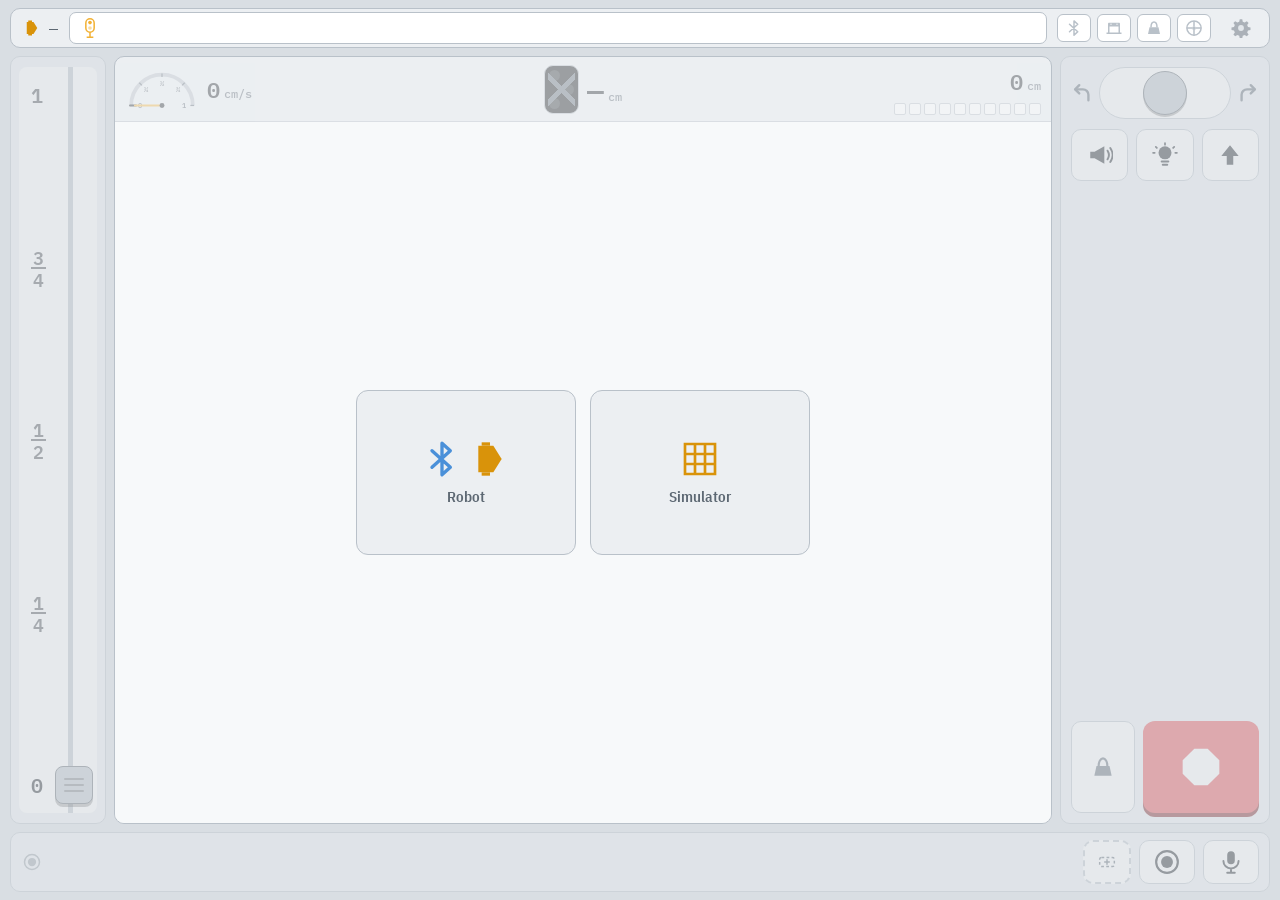
<file: index.html>
<!doctype html>
<html lang="en">
<head>
<meta charset="utf-8">
<meta name="viewport" content="width=device-width, initial-scale=1, viewport-fit=cover, user-scalable=no">
<meta name="theme-color" content="#14181c">
<!-- Installable as a home-screen app: fullscreen, upright (manifest.webmanifest, sw.js). -->
<link rel="manifest" href="manifest.webmanifest">
<link rel="icon" href="icons/icon-192.png">
<title>Robot Cab</title>
<link rel="preconnect" href="https://fonts.googleapis.com">
<link rel="stylesheet" href="https://fonts.googleapis.com/css2?family=IBM+Plex+Mono:wght@500;600&family=IBM+Plex+Sans+Condensed:wght@500;600;700&display=swap">
<link rel="stylesheet" href="app.css?v=64575a2">
</head>
<body>
<svg width="0" height="0" style="position:absolute" aria-hidden="true">
  <defs>
    <!-- One picture, one meaning. -->
    <symbol id="i-signal" viewBox="0 0 24 24"><rect x="7" y="1" width="10" height="16" rx="5" fill="none" stroke="currentColor" stroke-width="1.8"/><circle cx="12" cy="5.5" r="2.2" fill="currentColor"/><circle cx="12" cy="12" r="2.2" fill="currentColor" opacity=".45"/><path d="M12 17v6M8 23h8" stroke="currentColor" stroke-width="1.8"/></symbol>
    <symbol id="i-bt" viewBox="0 0 24 24"><path d="M6 7l11 10-5 4.5V2.5L17 7 6 17" fill="none" stroke="currentColor" stroke-width="2" stroke-linecap="round" stroke-linejoin="round"/></symbol>
    <symbol id="i-buffer" viewBox="0 0 24 24"><path d="M2 19h20" stroke="currentColor" stroke-width="2"/><path d="M5 19V9h14v10" fill="none" stroke="currentColor" stroke-width="2"/><rect x="4" y="5" width="16" height="4" rx="1" fill="currentColor"/><circle cx="8" cy="7" r="1" fill="var(--panel)"/><circle cx="16" cy="7" r="1" fill="var(--panel)"/></symbol>
    <symbol id="i-pedal" viewBox="0 0 24 24"><path d="M4 20h16l-2-9H6z" fill="currentColor"/><path d="M8 11c0-4 1.8-7 4-7s4 3 4 7" fill="none" stroke="currentColor" stroke-width="2"/></symbol>
    <symbol id="i-wheel" viewBox="0 0 24 24"><circle cx="12" cy="12" r="9.5" fill="none" stroke="currentColor" stroke-width="2"/><circle cx="12" cy="12" r="2.5" fill="currentColor"/><path d="M12 2.5v7M12 14.5v7M2.5 12h7M14.5 12h7" stroke="currentColor" stroke-width="2"/></symbol>
    <symbol id="i-grid" viewBox="0 0 24 24"><path d="M3 3h18v18H3zM9 3v18M15 3v18M3 9h18M3 15h18" fill="none" stroke="currentColor" stroke-width="1.6"/></symbol>
    <symbol id="i-loco" viewBox="0 0 24 24"><path d="M5 4h9l5 8-5 8H5z" fill="currentColor"/><rect x="7" y="2" width="5" height="2" fill="currentColor"/><rect x="7" y="20" width="5" height="2" fill="currentColor"/></symbol>
    <symbol id="i-horn" viewBox="0 0 24 24"><path d="M3 9h4l9-5v16l-9-5H3z" fill="currentColor"/><path d="M19 8c1.5 2.4 1.5 5.6 0 8M21.5 5.5c2.7 3.9 2.7 9.1 0 13" fill="none" stroke="currentColor" stroke-width="1.8" stroke-linecap="round"/></symbol>
    <symbol id="i-lamp" viewBox="0 0 24 24"><circle cx="12" cy="10" r="6" fill="currentColor"/><path d="M9 18h6M10 21h4" stroke="currentColor" stroke-width="2" stroke-linecap="round"/><path d="M12 1v1.5M3.5 4.5l1 1M20.5 4.5l-1 1M1 10h1.5M21.5 10H23" stroke="currentColor" stroke-width="1.6" stroke-linecap="round"/></symbol>
    <symbol id="i-lever" viewBox="0 0 24 24"><rect x="10.5" y="2" width="3" height="20" rx="1.5" fill="currentColor" opacity=".4"/><rect x="5" y="8" width="14" height="6" rx="2" fill="currentColor"/></symbol>
    <symbol id="i-reverser" viewBox="0 0 24 24"><path d="M12 2l5 6H7zM12 22l-5-6h10z" fill="currentColor"/><circle cx="12" cy="12" r="2.5" fill="currentColor"/></symbol>
    <symbol id="i-up" viewBox="0 0 24 24"><path d="M12 3l8 10h-5v8H9v-8H4z" fill="currentColor"/></symbol>
    <symbol id="i-down" viewBox="0 0 24 24"><path d="M12 21l-8-10h5V3h6v8h5z" fill="currentColor"/></symbol>
    <symbol id="i-brake" viewBox="0 0 24 24"><path d="M8 1h8l7 7v8l-7 7H8l-7-7V8z" fill="currentColor"/><rect x="6" y="10.2" width="12" height="3.6" rx="1" fill="#fff"/></symbol>
    <symbol id="i-rec" viewBox="0 0 24 24"><circle cx="12" cy="12" r="10" fill="none" stroke="currentColor" stroke-width="2"/><circle cx="12" cy="12" r="5.5" fill="currentColor"/></symbol>
    <symbol id="i-play" viewBox="0 0 24 24"><path d="M7 4l13 8-13 8z" fill="currentColor"/></symbol>
    <symbol id="i-step" viewBox="0 0 24 24"><path d="M4 4l11 8-11 8z" fill="currentColor"/><rect x="17" y="4" width="3.5" height="16" rx="1" fill="currentColor"/></symbol>
    <symbol id="i-clock" viewBox="0 0 24 24"><circle cx="12" cy="12" r="9.5" fill="none" stroke="currentColor" stroke-width="2"/><path d="M12 6.5V12l4 2.5" fill="none" stroke="currentColor" stroke-width="2" stroke-linecap="round"/></symbol>
    <symbol id="i-mic" viewBox="0 0 24 24"><rect x="8.5" y="2" width="7" height="12" rx="3.5" fill="currentColor"/><path d="M5 11c0 3.9 3.1 7 7 7s7-3.1 7-7M12 18v4M8.5 22h7" fill="none" stroke="currentColor" stroke-width="1.8" stroke-linecap="round"/></symbol>
    <symbol id="i-gear" viewBox="0 0 24 24"><path d="M10.5 1.5h3l.6 3 2.3 1 2.6-1.7 2.1 2.1-1.7 2.6 1 2.3 3 .6v3l-3 .6-1 2.3 1.7 2.6-2.1 2.1-2.6-1.7-2.3 1-.6 3h-3l-.6-3-2.3-1-2.6 1.7-2.1-2.1 1.7-2.6-1-2.3-3-.6v-3l3-.6 1-2.3-1.7-2.6 2.1-2.1 2.6 1.7 2.3-1z" fill="currentColor"/><circle cx="12" cy="12" r="3.5" fill="var(--bg, #14181c)"/></symbol>
    <symbol id="i-left" viewBox="0 0 24 24"><path d="M19 20v-6a6 6 0 0 0-6-6H5" fill="none" stroke="currentColor" stroke-width="2.6" stroke-linecap="round"/><path d="M9 3.5L4.5 8 9 12.5" fill="none" stroke="currentColor" stroke-width="2.6" stroke-linecap="round" stroke-linejoin="round"/></symbol>
    <symbol id="i-right" viewBox="0 0 24 24"><path d="M5 20v-6a6 6 0 0 1 6-6h8" fill="none" stroke="currentColor" stroke-width="2.6" stroke-linecap="round"/><path d="M15 3.5L19.5 8 15 12.5" fill="none" stroke="currentColor" stroke-width="2.6" stroke-linecap="round" stroke-linejoin="round"/></symbol>
    <symbol id="i-close" viewBox="0 0 24 24"><path d="M5 5l14 14M19 5L5 19" stroke="currentColor" stroke-width="2.4" stroke-linecap="round"/></symbol>
    <symbol id="i-plus" viewBox="0 0 24 24"><path d="M12 5v14M5 12h14" stroke="currentColor" stroke-width="2.4" stroke-linecap="round"/></symbol>
    <symbol id="i-minus" viewBox="0 0 24 24"><path d="M5 12h14" stroke="currentColor" stroke-width="2.4" stroke-linecap="round"/></symbol>
    <symbol id="i-trash" viewBox="0 0 24 24"><path d="M4 6h16M9 6V3.5h6V6M6.5 6l1 15h9l1-15" fill="none" stroke="currentColor" stroke-width="1.9" stroke-linejoin="round"/></symbol>
    <symbol id="i-button" viewBox="0 0 24 24"><rect x="3" y="9" width="18" height="11" rx="2" fill="none" stroke="currentColor" stroke-width="1.8"/><rect x="8" y="5" width="8" height="6" rx="1.5" fill="currentColor"/></symbol>
    <!-- module pictures: thin strokes, never filled arrows (those mean direction) -->
    <symbol id="m-gesture" viewBox="0 0 24 24"><path d="M8 13V5.5a1.5 1.5 0 0 1 3 0V12M11 11V4a1.5 1.5 0 0 1 3 0v7M14 11V5.5a1.5 1.5 0 0 1 3 0V13M8 12.5a1.5 1.5 0 0 0-3 0v2.5c0 4 2.5 7 6.5 7s6.5-3 6.5-7v-4a1.5 1.5 0 0 0-3 0" fill="none" stroke="currentColor" stroke-width="1.6" stroke-linecap="round"/></symbol>
    <symbol id="m-unknown" viewBox="0 0 24 24"><rect x="3" y="5" width="18" height="14" rx="2" fill="none" stroke="currentColor" stroke-width="1.6" stroke-dasharray="3 2"/><path d="M9.5 10a2.5 2.5 0 1 1 3.5 2.3c-.6.3-1 .8-1 1.5v.4" fill="none" stroke="currentColor" stroke-width="1.8" stroke-linecap="round"/><circle cx="12" cy="16.6" r="1" fill="currentColor"/></symbol>
    <symbol id="i-plug" viewBox="0 0 24 24"><rect x="4" y="7" width="16" height="10" rx="2" fill="none" stroke="currentColor" stroke-width="1.6" stroke-dasharray="3 2.5"/><path d="M12 9.5v5M9.5 12h5" stroke="currentColor" stroke-width="1.6" stroke-linecap="round"/></symbol>
    <symbol id="i-cursor" viewBox="0 0 24 24"><rect x="3" y="3" width="18" height="18" rx="2" fill="none" stroke="currentColor" stroke-width="1.5"/><circle cx="14" cy="10" r="3" fill="currentColor"/><circle cx="9" cy="14" r="1" fill="currentColor"/><circle cx="7" cy="16" r="0.8" fill="currentColor"/></symbol>
    <!-- the nine gestures: thin strokes with a start dot (filled arrows mean the direction key) -->
    <symbol id="g-up" viewBox="0 0 24 24"><circle cx="12" cy="19" r="1.8" fill="currentColor"/><path d="M12 18V5M8 9l4-4 4 4" fill="none" stroke="currentColor" stroke-width="1.6" stroke-linecap="round" stroke-linejoin="round"/></symbol>
    <symbol id="g-down" viewBox="0 0 24 24"><circle cx="12" cy="5" r="1.8" fill="currentColor"/><path d="M12 6v13M8 15l4 4 4-4" fill="none" stroke="currentColor" stroke-width="1.6" stroke-linecap="round" stroke-linejoin="round"/></symbol>
    <symbol id="g-left" viewBox="0 0 24 24"><circle cx="19" cy="12" r="1.8" fill="currentColor"/><path d="M18 12H5M9 8l-4 4 4 4" fill="none" stroke="currentColor" stroke-width="1.6" stroke-linecap="round" stroke-linejoin="round"/></symbol>
    <symbol id="g-right" viewBox="0 0 24 24"><circle cx="5" cy="12" r="1.8" fill="currentColor"/><path d="M6 12h13M15 8l4 4-4 4" fill="none" stroke="currentColor" stroke-width="1.6" stroke-linecap="round" stroke-linejoin="round"/></symbol>
    <symbol id="g-forward" viewBox="0 0 24 24"><circle cx="12" cy="12" r="7" fill="none" stroke="currentColor" stroke-width="1.6"/><circle cx="12" cy="12" r="3" fill="none" stroke="currentColor" stroke-width="1.6"/><circle cx="12" cy="12" r="1" fill="currentColor"/></symbol>
    <symbol id="g-backward" viewBox="0 0 24 24"><circle cx="12" cy="12" r="7" fill="none" stroke="currentColor" stroke-width="1.6"/><path d="M8 8l8 8M16 8l-8 8" stroke="currentColor" stroke-width="1.6" stroke-linecap="round"/></symbol>
    <symbol id="g-clockwise" viewBox="0 0 24 24"><circle cx="5.5" cy="12" r="1.8" fill="currentColor"/><path d="M5.5 11A7 7 0 1 1 9 18.1M9 18.1l-.6-3.6M9 18.1l3.5-.8" fill="none" stroke="currentColor" stroke-width="1.6" stroke-linecap="round" stroke-linejoin="round"/></symbol>
    <symbol id="g-anticlockwise" viewBox="0 0 24 24"><circle cx="18.5" cy="12" r="1.8" fill="currentColor"/><path d="M18.5 11A7 7 0 1 0 15 18.1M15 18.1l.6-3.6M15 18.1l-3.5-.8" fill="none" stroke="currentColor" stroke-width="1.6" stroke-linecap="round" stroke-linejoin="round"/></symbol>
    <symbol id="g-wave" viewBox="0 0 24 24"><circle cx="3.5" cy="12" r="1.8" fill="currentColor"/><path d="M4 12c2-5 4-5 5 0s3 5 5 0 3-5 5 0" fill="none" stroke="currentColor" stroke-width="1.6" stroke-linecap="round"/><path d="M19 12l2 0" stroke="currentColor" stroke-width="1.6"/></symbol>
    <symbol id="m-servo" viewBox="0 0 24 24"><rect x="3" y="12" width="12" height="8" rx="1.5" fill="none" stroke="currentColor" stroke-width="1.8"/><circle cx="9" cy="12" r="2" fill="currentColor"/><path d="M9 12L20 4" stroke="currentColor" stroke-width="2.4" stroke-linecap="round" stroke-dasharray="3 2.5"/></symbol>
    <!-- what a servo at its end stop may do -->
    <symbol id="p-stop" viewBox="0 0 24 24"><path d="M4 20L13 8" stroke="currentColor" stroke-width="2.4" stroke-linecap="round"/><path d="M16 3v10" stroke="currentColor" stroke-width="3"/><circle cx="4" cy="20" r="2" fill="currentColor"/></symbol>
    <symbol id="p-buzz" viewBox="0 0 24 24"><path d="M4 20L13 8" stroke="currentColor" stroke-width="2.4" stroke-linecap="round"/><path d="M16 3v10" stroke="currentColor" stroke-width="3"/><path d="M19 6l3 1.5-3 1.5 3 1.5M8 4l-1.5 3 3 0-1.5 3" fill="none" stroke="currentColor" stroke-width="1.5" stroke-linejoin="round"/><circle cx="4" cy="20" r="2" fill="currentColor"/></symbol>
    <symbol id="p-break" viewBox="0 0 24 24"><path d="M4 20L12 9" stroke="currentColor" stroke-width="2.4" stroke-linecap="round"/><path d="M16 3v4M17.5 10.5l2 3.5M15 9.5l-1 3" stroke="currentColor" stroke-width="2.6" stroke-linecap="round"/><circle cx="4" cy="20" r="2" fill="currentColor"/></symbol>
    <!-- who reported it: him (the driver's cap), his father -->
    <symbol id="src-driver" viewBox="0 0 24 24"><path d="M3 14c0-5 4-8 9-8s9 3 9 8z" fill="currentColor"/><path d="M2 14h20v3H2z" fill="currentColor" opacity=".6"/><circle cx="12" cy="10" r="1.6" fill="var(--panel)"/></symbol>
    <symbol id="src-papa" viewBox="0 0 24 24"><circle cx="12" cy="7" r="4" fill="currentColor"/><path d="M4 22c0-5 3.6-8 8-8s8 3 8 8z" fill="currentColor"/></symbol>
    <symbol id="i-ticket" viewBox="0 0 24 24"><path d="M3 6h18v4a2 2 0 0 0 0 4v4H3v-4a2 2 0 0 0 0-4z" fill="none" stroke="currentColor" stroke-width="1.9" stroke-linejoin="round"/><path d="M9 6v12" stroke="currentColor" stroke-width="1.6" stroke-dasharray="2 2"/></symbol>
    <symbol id="i-lock" viewBox="0 0 24 24"><rect x="4" y="10.5" width="16" height="11" rx="2" fill="currentColor"/><path d="M7.5 10.5V7.5a4.5 4.5 0 0 1 9 0v3" fill="none" stroke="currentColor" stroke-width="2.4"/></symbol>
    <symbol id="i-edit" viewBox="0 0 24 24"><rect x="3" y="12" width="9" height="8" fill="none" stroke="currentColor" stroke-width="1.8"/><path d="M14 4l6 6-8 8H6v-6z" fill="currentColor"/></symbol>
  </defs>
</svg>

<main id="cab" class="cab offline">
  <!-- status strip: identity, the last announcement, and lamps a driver scans at a glance -->
  <header class="strip">
    <div class="ident"><svg class="i"><use href="#i-loco"/></svg><span id="ident">—</span></div>
    <button class="announce" id="announce" aria-label="Last announcement (tap to hear again)">
      <svg class="i"><use id="annIcon" href="#i-signal"/></svg><b id="annNum"></b><span id="annText" aria-live="polite"></span>
    </button>
    <div class="lamps">
      <span class="lamp" id="lampLink" data-name="lampLink"><svg class="i"><use href="#i-bt"/></svg></span>
      <span class="lamp" id="lampAtp" data-name="lampAtp"><svg class="i"><use href="#i-buffer"/></svg></span>
      <span class="lamp" id="lampSifa" data-name="lampSifa"><svg class="i"><use href="#i-pedal"/></svg></span>
      <span class="lamp" id="lampMotor" data-name="lampMotor"><svg class="i"><use href="#i-wheel"/></svg></span>
    </div>
    <button id="gear" class="gear" aria-label="Settings (hold)">
      <svg class="ring" viewBox="0 0 40 40"><circle cx="20" cy="20" r="17"/></svg>
      <svg class="i"><use href="#i-gear"/></svg>
    </button>
  </header>

  <!-- master controller: notches stay where you put them -->
  <section class="throttle" id="throttle" aria-label="Throttle">
    <div class="rail" id="rail" data-name="lever">
      <button class="notch" data-v="1">1</button>
      <button class="notch" data-v="0.75" aria-label="three quarters"><span class="frac"><i>3</i><i>4</i></span></button>
      <button class="notch" data-v="0.5" aria-label="one half"><span class="frac"><i>1</i><i>2</i></span></button>
      <button class="notch" data-v="0.25" aria-label="one quarter"><span class="frac"><i>1</i><i>4</i></span></button>
      <button class="notch zero" data-v="0">0</button>
      <div class="handle" id="handle"><span></span><span></span><span></span><svg class="i lock" aria-hidden="true"><use href="#i-lock"/></svg></div>
      <div class="band blocked" id="blockedBand"></div>
      <div class="band caution" id="cautionBand"></div>
    </div>
  </section>

  <!-- centre display -->
  <section class="display" id="display">
    <div class="instruments">
      <div class="gauge">
        <svg viewBox="0 0 120 74" class="dial" aria-label="Speed">
          <path class="arc" d="M10 64 A50 50 0 0 1 110 64"/>
          <g class="ticks"></g>
          <line id="wanted" class="wanted" x1="60" y1="12" x2="60" y2="22"/>
          <line id="needle" class="needle" x1="60" y1="64" x2="60" y2="20"/>
          <circle cx="60" cy="64" r="4" class="hub"/>
        </svg>
        <div class="readout" id="speedBox"><span id="speedVal">0</span><small>cm/s</small></div>
      </div>
      <div class="distance">
        <div class="signal" id="signal" data-name="signal"><i class="g"></i><i class="r"></i><i class="y"></i></div>
        <div class="readout big"><span id="distVal">—</span><small>cm</small></div>
      </div>
      <div class="odo">
        <div class="readout" id="odoBox"><span id="odoVal">0</span><small>cm</small></div>
        <div class="leds" id="ledRow"></div>
      </div>
    </div>

    <div class="view">
      <canvas id="map" class="map" aria-label="Floor plan"></canvas>
      <button id="editFloor" class="corner" data-name="edit" aria-label="Edit the floor"><svg class="i"><use href="#i-edit"/></svg></button>
      <div class="track" id="track" aria-label="Track ahead">
        <div class="ruler" id="ruler"><div class="unreliable" id="unreliable" hidden><span></span></div><div class="limit red" id="limitRed"></div><div class="limit yellow" id="limitYellow"></div></div>
        <div class="obstacle" id="obstacle"></div>
        <svg class="me i"><use href="#i-loco"/></svg>
      </div>

      <div class="connect" id="connect">
        <button id="connectBle" class="tile" data-name="robot"><svg class="i"><use href="#i-bt"/></svg><svg class="i"><use href="#i-loco"/></svg><span data-t="robot">Robot</span></button>
        <button id="connectSim" class="tile" data-name="sim"><svg class="i"><use href="#i-grid"/></svg><span data-t="sim">Simulator</span></button>
      </div>

      <div class="drawer lights" id="lightsPanel" hidden>
        <div class="led-edit" id="ledEdit"></div>
        <div class="row">
          <div class="brushes" id="brushes"></div>
          <button id="fillAll" class="chip" aria-label="All lamps this colour"><svg class="i"><use href="#i-lamp"/></svg>×10</button>
          <button id="lightsDone" class="chip" aria-label="Close"><svg class="i"><use href="#i-close"/></svg></button>
        </div>
      </div>

      <div class="drawer face" id="servoFace" hidden data-module="servo">
        <div class="spine">
          <span class="cellkey pic" data-name="servo"><svg class="i"><use href="#m-servo"/></svg></span>
          <button id="servoClose" class="cellkey" aria-label="Close"><svg class="i"><use href="#i-close"/></svg></button>
        </div>
        <div class="cells servo-cells">
          <svg viewBox="0 0 120 74" class="servo-dial" data-name="servoDial" aria-label="Barrier">
            <path class="arc" d="M10 64 A50 50 0 0 1 110 64"/>
            <g class="ticks"></g>
            <line id="servoReqBoom" class="boom req" x1="60" y1="64" x2="110" y2="64" hidden/>
            <line id="servoCmdBoom" class="boom cmd" x1="60" y1="64" x2="110" y2="64" hidden/>
            <line id="servoCmdHollow" class="boom hollow" x1="60" y1="64" x2="110" y2="64" hidden/>
            <circle cx="60" cy="64" r="4" class="hub"/>
          </svg>
          <div class="servo-read">
            <div class="cmd" data-name="servoTold"><small>→</small><b id="servoCmd" class="num">—</b></div>
            <div data-name="servoReal"><small>◉</small><b id="servoReal">—</b></div>
            <div class="req" id="servoReqBox" hidden><small>…</small><b id="servoReq">—</b></div>
          </div>
          <div class="servo-keys">
            <button class="chip" data-deg="0">0</button>
            <button class="chip" data-deg="23" aria-label="one quarter"><span class="frac"><i>1</i><i>4</i></span></button>
            <button class="chip" data-deg="45" aria-label="one half"><span class="frac"><i>1</i><i>2</i></span></button>
            <button class="chip" data-deg="68" aria-label="three quarters"><span class="frac"><i>3</i><i>4</i></span></button>
            <button class="chip" data-deg="90">1</button>
          </div>
          <div class="predict" id="predict" hidden>
            <span class="q">?</span>
            <button class="chip" data-answer="stop" data-name="predStop"><svg class="i"><use href="#p-stop"/></svg></button>
            <button class="chip" data-answer="buzz" data-name="predBuzz"><svg class="i"><use href="#p-buzz"/></svg></button>
            <button class="chip" data-answer="break" data-name="predBreak"><svg class="i"><use href="#p-break"/></svg></button>
          </div>
          <div class="happened" id="happened" hidden>
            <div class="guess" data-name="myGuess"><span class="q">?</span><span id="myGuess"></span></div>
            <div class="frame" data-name="whatHappened"><span id="whatHappened"></span>
              <span class="report">
                <button class="chip" data-report="stop" data-name="predStop"><svg class="i"><use href="#p-stop"/></svg></button>
                <button class="chip" data-report="buzz" data-name="predBuzz"><svg class="i"><use href="#p-buzz"/></svg></button>
                <button class="chip" data-report="break" data-name="predBreak"><svg class="i"><use href="#p-break"/></svg></button>
              </span>
            </div>
          </div>
        </div>
      </div>

      <div class="drawer face" id="gestureFace" hidden data-module="gesture">
        <div class="spine">
          <span class="cellkey pic" data-name="gesture"><svg class="i"><use href="#m-gesture"/></svg><span class="addr">73</span></span>
          <button id="gestureMode" class="cellkey" data-name="gestureMode" aria-label="Mode: gestures or cursor"><svg class="i"><use href="#i-cursor"/></svg></button>
          <button id="gestureClose" class="cellkey" aria-label="Close"><svg class="i"><use href="#i-close"/></svg></button>
        </div>
        <div class="cells g-cells"></div>
      </div>

      <div class="drawer consist" id="consist" hidden>
        <div class="train" id="train" data-name="consist"></div>
        <div class="siding-row"><span class="siding-label" data-name="siding">DEPOT</span><div class="siding" id="siding"></div>
          <button id="consistClose" class="chip" aria-label="Close"><svg class="i"><use href="#i-close"/></svg></button></div>
      </div>

      <div class="drawer timetable" id="timetable" hidden>
        <div class="tt-head">
          <span class="badge" id="ttBadge">1</span>
          <span class="tt-total" id="ttTotal"></span>
          <button id="ttPlay" class="chip go" data-name="play" aria-label="Run"><svg class="i"><use href="#i-play"/></svg></button>
          <button id="ttStep" class="chip" data-name="step" aria-label="One step"><svg class="i"><use href="#i-step"/></svg></button>
          <button id="ttDelete" class="chip hold" aria-label="Delete (hold)"><svg class="i"><use href="#i-trash"/></svg></button>
          <button id="ttClose" class="chip" aria-label="Close"><svg class="i"><use href="#i-close"/></svg></button>
        </div>
        <ol class="tt-rows" id="ttRows"></ol>
        <div class="tt-add" id="ttAdd">
          <svg class="i plus"><use href="#i-plus"/></svg>
          <button class="chip" data-add="drive" aria-label="Add: drive"><svg class="i"><use href="#i-lever"/></svg></button>
          <button class="chip" data-add="left" aria-label="Add: turn left"><svg class="i"><use href="#i-left"/></svg></button>
          <button class="chip" data-add="right" aria-label="Add: turn right"><svg class="i"><use href="#i-right"/></svg></button>
          <button class="chip" data-add="wait" aria-label="Add: wait"><svg class="i"><use href="#i-clock"/></svg></button>
          <button class="chip" data-add="horn" aria-label="Add: horn"><svg class="i"><use href="#i-horn"/></svg></button>
          <button class="chip" data-add="lights" aria-label="Add: lamps as they are now"><svg class="i"><use href="#i-lamp"/></svg></button>
        </div>
      </div>
    </div>
  </section>

  <!-- desk: steering; horn and lamps; safety (vigilance + emergency brake) -->
  <section class="desk" id="desk">
    <div class="steer" id="steer" data-name="steer" aria-label="Steering">
      <svg class="i l"><use href="#i-left"/></svg>
      <div class="steer-track"><div class="steer-knob" id="steerKnob"></div></div>
      <svg class="i r"><use href="#i-right"/></svg>
    </div>
    <div class="keys">
      <button id="horn" class="key" data-name="horn" aria-label="Horn"><svg class="i"><use href="#i-horn"/></svg></button>
      <button id="lightsBtn" class="key" data-name="lamps" aria-label="Lamps"><svg class="i"><use href="#i-lamp"/></svg></button>
      <button id="reverser" class="key rev" data-name="reverser" aria-label="Direction"><svg class="i"><use id="revIcon" href="#i-up"/></svg></button>
    </div>
    <div class="safety">
      <button id="sifa" class="key sifa" data-name="sifa" aria-label="Vigilance">
        <svg class="ring" viewBox="0 0 52 52"><rect x="2" y="2" width="48" height="48" rx="10"/></svg>
        <svg class="i"><use href="#i-pedal"/></svg>
      </button>
      <button id="ebrake" class="ebrake" aria-label="Emergency brake"><svg class="i"><use href="#i-brake"/></svg></button>
    </div>
  </section>

  <!-- programs: numbered lines, record, voice -->
  <footer class="programs">
    <div class="badges" id="badges"></div>
    <div class="sockets" id="sockets"></div>
    <button id="rec" class="key rec" data-name="rec" aria-label="Record a program"><svg class="i"><use href="#i-rec"/></svg></button>
    <button id="mic" class="key mic" data-name="mic" aria-label="Voice command (hold)"><svg class="i"><use href="#i-mic"/></svg><span class="tally" id="tally"></span></button>
  </footer>
</main>

<dialog id="settings" class="settings">
  <form method="dialog">
    <h2>Settings</h2>
    <p class="muted" id="connInfo">Not connected.</p>
    <div class="grid2">
      <label>Language<select id="lang"><option value="en">English</option><option value="de">Deutsch</option><option value="ru">Русский</option></select></label>
      <label>Top speed (lever at 1) <output id="maxOut">60</output>%<input type="range" id="maxSpeed" min="20" max="100" step="5" value="60"></label>
      <label>Start power (lever at ¼) <output id="startOut">30</output>%<input type="range" id="startPower" min="5" max="60" step="5" value="30"></label>
      <label>Obstacle protection<select id="guard"><option value="0">Off</option><option value="10">10 cm</option><option value="20">20 cm</option><option value="35">35 cm</option><option value="50">50 cm</option></select></label>
      <label>Simulator world<select id="simWorld"><option value="ideal">Ideal</option><option value="messy">Like the real robot (missed echoes, rug, servo end stop)</option></select></label>
      <label>Vigilance check<select id="sifaEvery"><option value="0">Off</option><option value="30">every 30 s</option><option value="60">every 60 s</option><option value="120">every 2 min</option></select></label>
    </div>
    <fieldset class="sounds">
      <legend>Sounds and lights</legend>
      <label class="check"><input type="checkbox" id="voiceOn"> Announcements (spoken)</label>
      <label class="check"><input type="checkbox" id="tonesOn"> Robot sounds (horn, beeps)</label>
      <label class="check"><input type="checkbox" id="alarmsOn"> Alarm beeps (vigilance, obstacle)</label>
      <label class="check"><input type="checkbox" id="blinkOn"> Blinking lamps</label>
      <label class="check"><input type="checkbox" id="listenOn"> Voice commands (Chrome sends the audio to Google for recognition)</label>
      <label class="check"><input type="checkbox" id="servoOn"> Servo fitted on the robot (barrier or coupler)</label>
      <label class="check"><input type="checkbox" id="ledsOn"> LED stick fitted on the robot (the lamps)</label>
      <label class="check"><input type="checkbox" id="depotOn"> Send his tickets to the depot on this laptop (an AI session there reads them: they leave the house)</label>
    </fieldset>
    <details id="wishBox">
      <summary>Things he asked for that the robot doesn't know yet (<span id="wishCount">0</span>)</summary>
      <ul id="wishes"></ul>
      <div class="row"><button type="button" id="copyWishes">Copy</button><button type="button" id="clearWishes">Clear</button></div>
    </details>
    <div class="row wrap">
      <button type="button" id="servoRefit">Servo re-fitted (its warning comes again)</button>
      <button type="button" id="resetRoom">Reset simulator floor</button>
      <button type="button" id="clearPrograms">Delete all programs</button>
      <a href="workshop.html">Workshop: LCD, sensors, console</a>
    </div>
    <div class="row end">
      <button type="button" id="disconnect">Disconnect</button>
      <button value="close" class="primary">Done</button>
    </div>
  </form>
</dialog>

<script type="module" src="app.js?v=64575a2"></script>
</body>
</html>
</file>
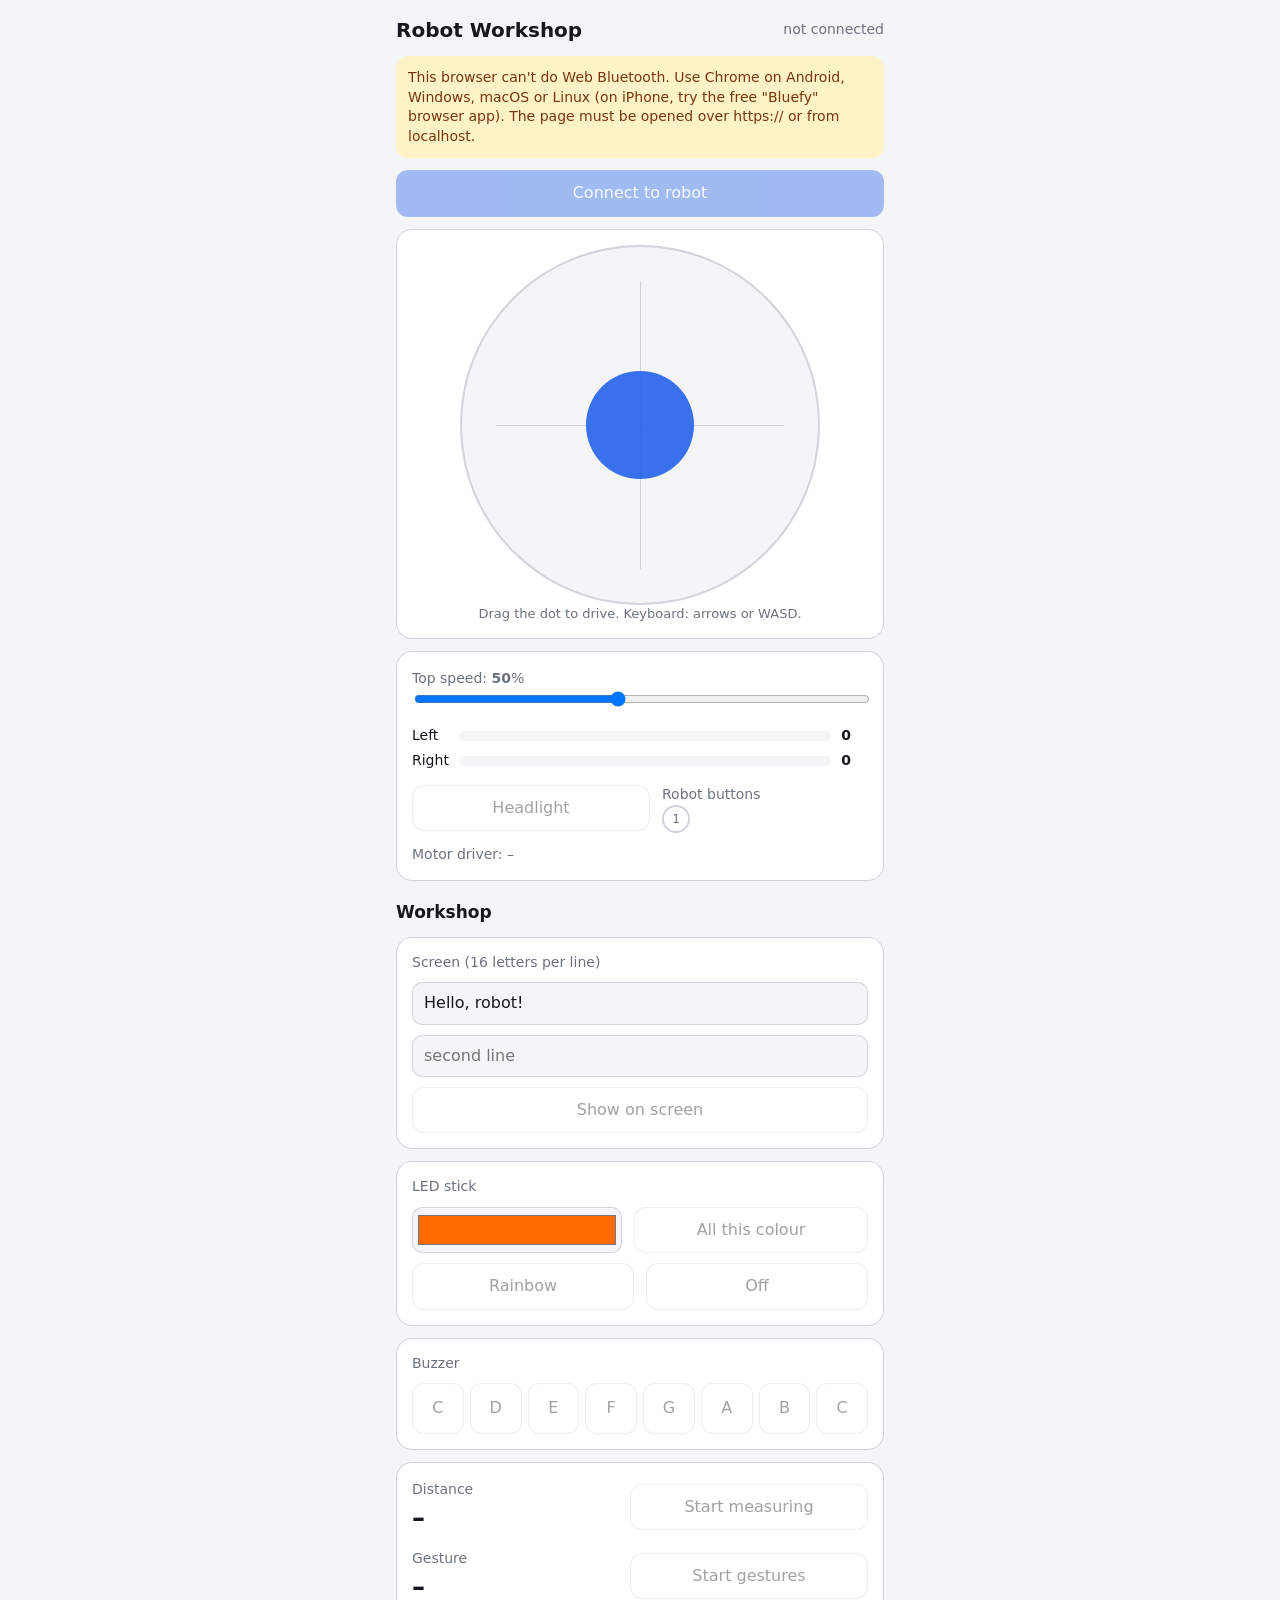
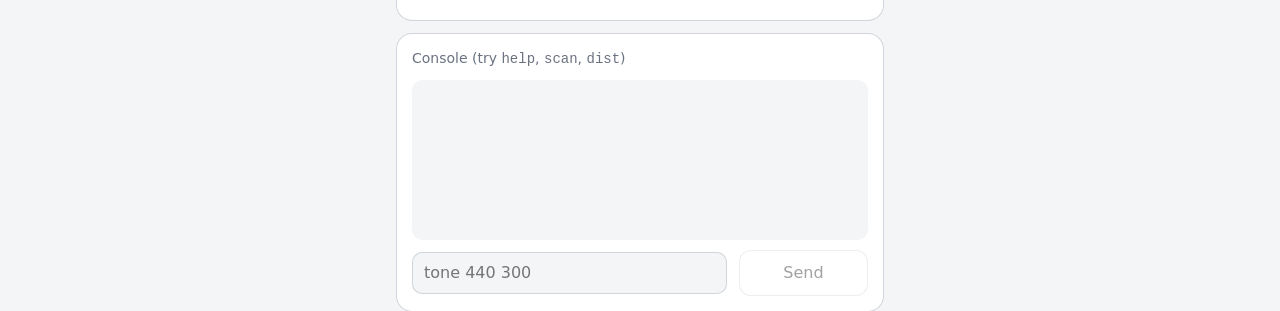
<file: workshop.html>
<!doctype html>
<html lang="en">
<head>
<meta charset="utf-8">
<meta name="viewport" content="width=device-width, initial-scale=1, maximum-scale=1, user-scalable=no">
<meta name="theme-color" content="#16181d">
<title>Robot Workshop</title>
<style>
  :root {
    --bg: #f4f5f7; --panel: #ffffff; --text: #16181d; --muted: #6b7280;
    --accent: #2563eb; --accent-text: #ffffff; --danger: #dc2626; --ok: #16a34a;
    --ring: #d1d5db; --knob: #2563eb;
  }
  @media (prefers-color-scheme: dark) {
    :root {
      --bg: #16181d; --panel: #22252c; --text: #f3f4f6; --muted: #9ca3af;
      --accent: #3b82f6; --ring: #3a3f4a; --knob: #60a5fa;
    }
  }
  * { box-sizing: border-box; }
  html, body { margin: 0; height: 100%; background: var(--bg); color: var(--text);
    font: 16px/1.4 system-ui, -apple-system, "Segoe UI", Roboto, sans-serif; }
  body { display: flex; flex-direction: column; gap: 12px; padding: 16px; max-width: 520px; margin: 0 auto;
    user-select: none; -webkit-user-select: none; touch-action: manipulation; }
  header { display: flex; align-items: center; gap: 12px; }
  h1 { font-size: 20px; margin: 0; flex: 1; }
  #status { font-size: 14px; color: var(--muted); }
  #status.connected { color: var(--ok); }
  button { font: inherit; border: 0; border-radius: 12px; padding: 12px 16px; cursor: pointer;
    background: var(--panel); color: var(--text); box-shadow: inset 0 0 0 1px var(--ring); }
  button.primary { background: var(--accent); color: var(--accent-text); box-shadow: none; }
  button.on { background: #facc15; color: #16181d; box-shadow: none; }
  button:disabled { opacity: .4; cursor: default; }
  .panel { background: var(--panel); border-radius: 16px; padding: 16px; box-shadow: inset 0 0 0 1px var(--ring); }
  #pad { position: relative; width: 100%; aspect-ratio: 1; max-width: 360px; margin: 0 auto;
    border-radius: 50%; background: var(--bg); box-shadow: inset 0 0 0 2px var(--ring); touch-action: none; }
  #pad::before, #pad::after { content: ""; position: absolute; background: var(--ring); }
  #pad::before { left: 50%; top: 10%; bottom: 10%; width: 1px; }
  #pad::after { top: 50%; left: 10%; right: 10%; height: 1px; }
  #knob { position: absolute; left: 50%; top: 50%; width: 30%; height: 30%; border-radius: 50%;
    background: var(--knob); transform: translate(-50%, -50%); z-index: 1; opacity: .9; }
  .row { display: flex; gap: 12px; align-items: center; }
  .row > * { flex: 1; }
  label { font-size: 14px; color: var(--muted); }
  input[type=range] { width: 100%; }
  .meters { display: grid; grid-template-columns: auto 1fr 3ch; gap: 6px 10px; align-items: center; font-size: 14px; }
  .meter { height: 10px; background: var(--bg); border-radius: 5px; position: relative; overflow: hidden; }
  .meter > i { position: absolute; top: 0; bottom: 0; left: 50%; background: var(--accent); }
  .buttons { display: flex; gap: 8px; }
  .buttons span { width: 28px; height: 28px; border-radius: 50%; display: grid; place-items: center;
    font-size: 12px; box-shadow: inset 0 0 0 2px var(--ring); color: var(--muted); }
  .buttons span.pressed { background: var(--ok); color: #fff; box-shadow: none; }
  h2 { font-size: 17px; margin: 8px 0 0; }
  .stack { display: flex; flex-direction: column; gap: 10px; }
  input[type=text], input:not([type]), input[type=color] { font: inherit; padding: 10px 12px; border-radius: 10px;
    border: 0; box-shadow: inset 0 0 0 1px var(--ring); background: var(--bg); color: var(--text); min-width: 0; }
  input[type=color] { padding: 4px; height: 46px; }
  .notes { display: grid; grid-template-columns: repeat(8, 1fr); gap: 6px; }
  .notes button { padding: 14px 0; }
  .big { font-size: 26px; font-weight: 600; font-variant-numeric: tabular-nums; }
  #log { margin: 0; height: 160px; overflow: auto; background: var(--bg); border-radius: 10px; padding: 10px;
    font: 13px/1.4 ui-monospace, SFMono-Regular, Menlo, monospace; white-space: pre-wrap; }
  #cmdForm input { flex: 3; }
  #log .sent { color: var(--accent); }
  #log .err { color: var(--danger); }
  .driver { font-size: 14px; color: var(--muted); }
  .driver.ok { color: var(--ok); }
  .driver.missing { color: var(--danger); }
  #warning { display: none; background: #fef3c7; color: #78350f; border-radius: 12px; padding: 12px; font-size: 14px; }
  .hint { font-size: 13px; color: var(--muted); text-align: center; margin: 0; }
</style>
</head>
<body>
  <header>
    <h1>Robot Workshop</h1>
    <span id="status">not connected</span>
  </header>

  <div id="warning">
    This browser can't do Web Bluetooth. Use Chrome on Android, Windows, macOS or Linux
    (on iPhone, try the free "Bluefy" browser app). The page must be opened over https:// or from localhost.
  </div>

  <button id="connect" class="primary">Connect to robot</button>

  <div class="panel">
    <div id="pad"><div id="knob"></div></div>
    <p class="hint">Drag the dot to drive. Keyboard: arrows or WASD.</p>
  </div>

  <div class="panel" style="display:flex; flex-direction:column; gap:12px">
    <div>
      <label for="limit">Top speed: <b id="limitValue">50</b>%</label>
      <input id="limit" type="range" min="10" max="100" step="5" value="50">
    </div>
    <div class="meters">
      <span>Left</span><div class="meter"><i id="leftBar"></i></div><b id="leftValue">0</b>
      <span>Right</span><div class="meter"><i id="rightBar"></i></div><b id="rightValue">0</b>
    </div>
    <div class="row">
      <button id="headlight" disabled>Headlight</button>
      <div>
        <label>Robot buttons</label>
        <div class="buttons"><span>1</span></div>
      </div>
    </div>
    <div id="motorDriver" class="driver">Motor driver: –</div>
  </div>

  <h2>Workshop</h2>

  <div class="panel stack">
    <label for="lcd1">Screen (16 letters per line)</label>
    <input id="lcd1" maxlength="16" value="Hello, robot!" autocomplete="off">
    <input id="lcd2" maxlength="16" value="" placeholder="second line" autocomplete="off" aria-label="Screen line 2">
    <button class="needs-robot" id="lcdShow" disabled>Show on screen</button>
  </div>

  <div class="panel stack">
    <label>LED stick</label>
    <div class="row">
      <input id="ledColor" type="color" value="#ff6a00" aria-label="LED colour">
      <button class="needs-robot" id="ledAll" disabled>All this colour</button>
    </div>
    <div class="row">
      <button class="needs-robot" id="ledRainbow" disabled>Rainbow</button>
      <button class="needs-robot" id="ledOff" disabled>Off</button>
    </div>
  </div>

  <div class="panel stack">
    <label>Buzzer</label>
    <div class="notes" id="notes"></div>
  </div>

  <div class="panel stack">
    <div class="row">
      <div>
        <label>Distance</label>
        <div class="big" id="distance">–</div>
      </div>
      <button class="needs-robot" id="distToggle" disabled>Start measuring</button>
    </div>
    <div class="row">
      <div>
        <label>Gesture</label>
        <div class="big" id="gesture">–</div>
      </div>
      <button class="needs-robot" id="gestureToggle" disabled>Start gestures</button>
    </div>
  </div>

  <div class="panel stack">
    <label for="cmd">Console (try <code>help</code>, <code>scan</code>, <code>dist</code>)</label>
    <pre id="log" aria-live="polite"></pre>
    <form id="cmdForm" class="row">
      <input id="cmd" autocomplete="off" autocapitalize="off" spellcheck="false" placeholder="tone 440 300">
      <button class="needs-robot" id="cmdSend" disabled>Send</button>
    </form>
  </div>

<script>
// Must match firmware/src/ble.rs
const SERVICE      = "c0de0001-b0b0-4a5e-8d3c-2f6a1e9b7c00";
const DRIVE        = "c0de0002-b0b0-4a5e-8d3c-2f6a1e9b7c00";
const HEADLIGHT    = "c0de0003-b0b0-4a5e-8d3c-2f6a1e9b7c00";
const BUTTONS      = "c0de0004-b0b0-4a5e-8d3c-2f6a1e9b7c00";
const MOTOR_DRIVER = "c0de0005-b0b0-4a5e-8d3c-2f6a1e9b7c00";
// Nordic UART Service: the text console (firmware/src/console.rs)
const UART         = "6e400001-b5a3-f393-e0a9-e50e24dcca9e";
const UART_RX      = "6e400002-b5a3-f393-e0a9-e50e24dcca9e"; // we write commands here
const UART_TX      = "6e400003-b5a3-f393-e0a9-e50e24dcca9e"; // replies arrive here

// The robot stops by itself if it hears nothing for 500 ms, so keep talking.
const SEND_EVERY_MS = 100;

const $ = (id) => document.getElementById(id);
let device = null, chars = null;
let stick = { x: 0, y: 0 };        // -1..1 each, y up = forward
let keys = new Set();
let headlightOn = false;
let lastSent = null, writing = false;

if (!navigator.bluetooth) {
  $("warning").style.display = "block";
  $("connect").disabled = true;
}

// ---- Bluetooth -----------------------------------------------------------

$("connect").onclick = async () => {
  if (device?.gatt.connected) { device.gatt.disconnect(); return; }
  try {
    device = await navigator.bluetooth.requestDevice({ filters: [{ services: [SERVICE] }], optionalServices: [UART] });
    device.addEventListener("gattserverdisconnected", onDisconnected);
    await connect();
  } catch (e) {
    setStatus(e.name === "NotFoundError" ? "not connected" : "error: " + e.message);
  }
};

async function connect() {
  setStatus("connecting…");
  const server = await device.gatt.connect();
  const service = await server.getPrimaryService(SERVICE);
  chars = {
    drive: await service.getCharacteristic(DRIVE),
    headlight: await service.getCharacteristic(HEADLIGHT),
    buttons: await service.getCharacteristic(BUTTONS),
    motorDriver: await service.getCharacteristic(MOTOR_DRIVER),
  };
  chars.buttons.addEventListener("characteristicvaluechanged", (e) => showButtons(e.target.value.getUint8(0)));
  await chars.buttons.startNotifications();
  showButtons((await chars.buttons.readValue()).getUint8(0));
  chars.motorDriver.addEventListener("characteristicvaluechanged", (e) => showMotorDriver(e.target.value.getUint8(0)));
  await chars.motorDriver.startNotifications();
  showMotorDriver((await chars.motorDriver.readValue()).getUint8(0));
  headlightOn = (await chars.headlight.readValue()).getUint8(0) !== 0;
  await robotConsole.attach(server);

  lastSent = null;
  setStatus("connected to " + (device.name || "robot"), true);
  $("connect").textContent = "Disconnect";
  $("headlight").disabled = false;
  renderHeadlight();
}

function onDisconnected() {
  chars = null;
  setStatus("disconnected");
  $("connect").textContent = "Connect to robot";
  $("headlight").disabled = true;
  showMotorDriver(null);
  robotConsole.detach();
  // Never resume old motion after a reconnect.
  stick = { x: 0, y: 0 }; keys.clear(); moveKnob(0, 0);
}

async function sendDrive(force = false) {
  const [left, right] = currentDrive();
  showMotors(left, right);
  if (!chars || writing) return;
  if (!force && lastSent && lastSent[0] === left && lastSent[1] === right) return;
  writing = true;
  try {
    await chars.drive.writeValueWithoutResponse(Int8Array.of(left, right));
    lastSent = [left, right];
  } catch (e) {
    console.warn("drive write failed", e);
  } finally {
    writing = false;
  }
}

// Heartbeat: resend the current command so the failsafe doesn't kick in.
setInterval(() => sendDrive(true), SEND_EVERY_MS);

$("headlight").onclick = async () => {
  headlightOn = !headlightOn;
  renderHeadlight();
  await chars?.headlight.writeValue(Uint8Array.of(headlightOn ? 1 : 0));
};

// Stop when the page goes to the background (phone locked, tab switched).
document.addEventListener("visibilitychange", () => {
  if (document.hidden) { stick = { x: 0, y: 0 }; keys.clear(); moveKnob(0, 0); sendDrive(true); }
});

// ---- Console: text commands over the Nordic UART Service ----------------

// One command per line, exactly one reply line per command, in order. Lines starting with
// "buttons " are events the robot sends by itself, not replies.
const robotConsole = {
  rx: null, tx: null, buffer: "", nextId: 1, waiting: new Map(), queue: Promise.resolve(), chunk: 180,

  async attach(server) {
    const uart = await server.getPrimaryService(UART);
    this.rx = await uart.getCharacteristic(UART_RX);
    this.tx = await uart.getCharacteristic(UART_TX);
    this.tx.addEventListener("characteristicvaluechanged", (e) => this.received(e.target.value));
    await this.tx.startNotifications();
    document.querySelectorAll(".needs-robot").forEach((b) => (b.disabled = false));
  },

  detach() {
    this.rx = this.tx = null;
    this.buffer = "";
    for (const { reject } of this.waiting.values()) reject(new Error("disconnected"));
    this.waiting.clear();
    this.queue = Promise.resolve();
    document.querySelectorAll(".needs-robot").forEach((b) => (b.disabled = true));
    stopPolling();
    lcd.ready = gesture.ready = false;
  },

  // Replies carry the tag of their command ("#7 dist 42"); lines starting with "!" are events
  // the robot sends by itself. Anything else is ignored.
  received(dataView) {
    this.buffer += new TextDecoder().decode(dataView);
    let newline;
    while ((newline = this.buffer.indexOf("\n")) >= 0) {
      const line = this.buffer.slice(0, newline);
      this.buffer = this.buffer.slice(newline + 1);
      if (!line.startsWith("#")) continue; // events: the buttons characteristic shows these already
      const space = line.indexOf(" ");
      const entry = this.waiting.get(line.slice(0, space));
      if (entry) entry.resolve(line.slice(space + 1));
    }
  },

  // Send one command and get its reply. Commands queue up, so callers never interleave.
  send(command, { quiet = false } = {}) {
    const run = async () => {
      if (!this.rx) throw new Error("not connected");
      const tag = "#" + this.nextId++;
      const reply = new Promise((resolve, reject) => {
        this.waiting.set(tag, { resolve, reject });
        setTimeout(() => reject(new Error("no reply")), 5000);
      });
      try {
        await this.write(`${tag} ${command}\n`);
        const line = await reply;
        if (!quiet) log(command, line);
        if (line.startsWith("err ")) throw new Error(line.slice(4));
        return line;
      } finally {
        this.waiting.delete(tag);
      }
    };
    const result = this.queue.then(run, run);
    this.queue = result.catch(() => {});
    return result;
  },

  async write(text) {
    const bytes = new TextEncoder().encode(text);
    let offset = 0;
    while (offset < bytes.length) {
      const piece = bytes.slice(offset, offset + this.chunk);
      try {
        await this.rx.writeValueWithResponse(piece);
        offset += piece.length;
      } catch (e) {
        // Only a too-long write is worth retrying smaller; anything else is a real failure.
        if (this.chunk === 20 || piece.length <= 20) throw e;
        this.chunk = 20;
      }
    }
  },
};


function log(command, reply) {
  const box = $("log");
  const sent = Object.assign(document.createElement("div"), { className: "sent", textContent: "> " + command });
  const got = Object.assign(document.createElement("div"), { textContent: reply });
  if (reply.startsWith("err ")) got.className = "err";
  box.append(sent, got);
  while (box.children.length > 200) box.firstChild.remove();
  box.scrollTop = box.scrollHeight;
}

$("cmdForm").onsubmit = async (e) => {
  e.preventDefault();
  const command = $("cmd").value.trim();
  if (!command) return;
  $("cmd").value = "";
  try { await robotConsole.send(command); } catch (err) { if (!robotConsole.rx) log(command, "err " + err.message); }
};

const hex = (n) => n.toString(16).padStart(2, "0");

// ---- Screen: Grove 16x2 LCD (AiP31068 at I2C 0x3E) ----------------------

// Every byte to the LCD is preceded by a control byte: 0x80 = "command", 0x40 = "text".
const lcd = {
  ready: false,
  async init() {
    for (const cmd of [0x28, 0x28, 0x28, 0x0c, 0x01, 0x06]) {   // 2 lines, display on, clear, cursor moves right
      await robotConsole.send(`i2c 3e w 80 ${hex(cmd)}`, { quiet: true });
    }
    this.ready = true;
  },
  async show(line1, line2) {
    if (!this.ready) await this.init();
    for (const [row, text] of [[0x80, line1], [0xc0, line2]]) {      // 0x80 = row 1, 0xC0 = row 2
      const chars = [...text.padEnd(16).slice(0, 16)].map((c) => c.charCodeAt(0) < 128 ? c.charCodeAt(0) : 0x3f);
      await robotConsole.send(`i2c 3e w 80 ${hex(row)}`, { quiet: true });
      await robotConsole.send(`i2c 3e w 40 ${chars.map(hex).join(" ")}`);
    }
  },
};

$("lcdShow").onclick = () => lcd.show($("lcd1").value, $("lcd2").value).catch((e) => log("screen", "err " + e.message));

// ---- LED stick and buzzer ----------------------------------------------

$("ledAll").onclick = () => robotConsole.send(`leds all ${$("ledColor").value.slice(1)}`).catch(() => {});
$("ledOff").onclick = () => robotConsole.send("leds off").catch(() => {});
$("ledRainbow").onclick = () => {
  const colors = [];
  for (let i = 0; i < 10; i++) {
    const h = i / 10, f = (n) => { const k = (n + h * 6) % 6; return Math.round(255 * Math.max(0, Math.min(1, Math.min(k, 4 - k)))); };
    colors.push(hex(f(5)) + hex(f(3)) + hex(f(1)));
  }
  robotConsole.send("leds " + colors.join(" ")).catch(() => {});
};

const NOTES = [["C", 262], ["D", 294], ["E", 330], ["F", 349], ["G", 392], ["A", 440], ["B", 494], ["C", 523]];
for (const [name, hz] of NOTES) {
  const b = Object.assign(document.createElement("button"), { textContent: name, className: "needs-robot", disabled: true });
  b.onclick = () => robotConsole.send(`tone ${hz} 250`, { quiet: true }).catch(() => {});
  $("notes").append(b);
}

// ---- Distance and gestures (polled) -------------------------------------

let distTimer = null, gestureTimer = null;

// Run `fn` again `ms` after it finishes (never overlapping, so requests can't pile up).
function every(ms, fn) {
  const loop = { on: true };
  (async () => {
    while (loop.on) {
      await fn().catch(() => {});
      await new Promise((r) => setTimeout(r, ms));
    }
  })();
  return loop;
}

function stopPolling() {
  if (distTimer) distTimer.on = false;
  if (gestureTimer) gestureTimer.on = false;
  distTimer = gestureTimer = null;
  $("distToggle").textContent = "Start measuring";
  $("gestureToggle").textContent = "Start gestures";
}

$("distToggle").onclick = () => {
  if (distTimer) { distTimer.on = false; distTimer = null; $("distToggle").textContent = "Start measuring"; return; }
  $("distToggle").textContent = "Stop";
  distTimer = every(300, async () => {
    try {
      const reply = await robotConsole.send("dist", { quiet: true });
      const cm = reply.split(" ")[1];
      $("distance").textContent = cm === "none" ? "nothing in range" : cm + " cm";
    } catch (e) { $("distance").textContent = "–"; }
  });
};

// Grove Gesture (PAJ7620U2 at I2C 0x73). Register values from Seeed's Gesture_PAJ7620 library.
const gesture = {
  ready: false,
  init: [
    "ef=00 37=07 38=17 39=06 42=01 46=2d 47=0f 48=3c 49=00 4a=1e 4c=20 51=10 5e=10 60=27 80=42 81=44 82=04 8b=01 90=06 95=0a 96=0c 97=05 9a=14 9c=3f a5=19",
    "cc=19 cd=0b ce=13 cf=64 d0=21 ef=01 02=0f 03=10 04=02 25=01 27=39 28=7f 29=08 3e=ff 5e=3d 65=96 67=97 69=cd 6a=01 6d=2c 6e=01 72=01 73=35 77=01 ef=00",
    "ef=01 65=12 ef=00", // "near" mode, 240 reports per second
  ],
  names: ["up", "down", "left", "right", "forward", "backward", "clockwise", "anticlockwise"],
  async start() {
    // The sensor sleeps until it hears its address, so the first tries may get no answer.
    let id = null;
    for (let i = 0; i < 5 && !id; i++) {
      id = await robotConsole.send("i2c 73 w 00 r 2", { quiet: true }).catch(() => null);
    }
    if (id !== "data 20 76") throw new Error("gesture sensor not found at 0x73");
    for (const line of this.init) await robotConsole.send("regs 73 " + line, { quiet: true });
    this.ready = true;
  },
  async read() {
    const low = parseInt((await robotConsole.send("i2c 73 w 43 r 1", { quiet: true })).split(" ")[1], 16);
    const high = parseInt((await robotConsole.send("i2c 73 w 44 r 1", { quiet: true })).split(" ")[1], 16);
    if (high & 1) return "wave";
    const bit = this.names.findIndex((_, i) => low === 1 << i);
    return bit >= 0 ? this.names[bit] : null;
  },
};

$("gestureToggle").onclick = async () => {
  if (gestureTimer) { gestureTimer.on = false; gestureTimer = null; $("gestureToggle").textContent = "Start gestures"; return; }
  try {
    if (!gesture.ready) { $("gesture").textContent = "starting…"; await gesture.start(); }
  } catch (e) { $("gesture").textContent = e.message; return; }
  $("gesture").textContent = "wave a hand";
  $("gestureToggle").textContent = "Stop";
  gestureTimer = every(150, async () => {
    const seen = await gesture.read().catch(() => null);
    if (seen) $("gesture").textContent = seen;
  });
};

// ---- Driving maths ------------------------------------------------------

// "Arcade drive": forward/back + turn  ->  left/right wheel speeds.
function currentDrive() {
  let { x, y } = stick;
  if (keys.size) {
    y = (keys.has("up") ? 1 : 0) - (keys.has("down") ? 1 : 0);
    x = (keys.has("right") ? 1 : 0) - (keys.has("left") ? 1 : 0);
    if (y !== 0) x *= 0.5; // gentler turns while moving
  }
  let left = y + x, right = y - x;
  const biggest = Math.max(1, Math.abs(left), Math.abs(right));
  const limit = Number($("limit").value);
  return [left, right].map((v) => Math.round((v / biggest) * limit));
}

// ---- Joystick -----------------------------------------------------------

const pad = $("pad"), knob = $("knob");
let activePointer = null;

pad.addEventListener("pointerdown", (e) => { activePointer = e.pointerId; pad.setPointerCapture(e.pointerId); track(e); });
pad.addEventListener("pointermove", (e) => { if (e.pointerId === activePointer) track(e); });
for (const ev of ["pointerup", "pointercancel"]) {
  pad.addEventListener(ev, (e) => {
    if (e.pointerId !== activePointer) return;
    activePointer = null; stick = { x: 0, y: 0 }; moveKnob(0, 0); sendDrive();
  });
}

function track(e) {
  const r = pad.getBoundingClientRect();
  let x = ((e.clientX - r.left) / r.width) * 2 - 1;
  let y = -(((e.clientY - r.top) / r.height) * 2 - 1);
  const len = Math.hypot(x, y);
  if (len > 1) { x /= len; y /= len; }
  // Small dead zone in the middle so "let go" really means stop.
  const dz = 0.08;
  stick = { x: Math.abs(x) < dz ? 0 : x, y: Math.abs(y) < dz ? 0 : y };
  moveKnob(x, y);
  sendDrive();
}

function moveKnob(x, y) {
  knob.style.left = 50 + x * 35 + "%";
  knob.style.top = 50 - y * 35 + "%";
}

// ---- Keyboard -----------------------------------------------------------

const keyMap = { ArrowUp: "up", KeyW: "up", ArrowDown: "down", KeyS: "down",
                 ArrowLeft: "left", KeyA: "left", ArrowRight: "right", KeyD: "right" };
addEventListener("keydown", (e) => { const k = keyMap[e.code]; if (k) { keys.add(k); e.preventDefault(); sendDrive(); } });
addEventListener("keyup", (e) => { const k = keyMap[e.code]; if (k) { keys.delete(k); sendDrive(); } });

// ---- UI bits ------------------------------------------------------------

$("limit").oninput = () => { $("limitValue").textContent = $("limit").value; sendDrive(); };

function setStatus(text, ok = false) {
  $("status").textContent = text;
  $("status").classList.toggle("connected", ok);
}

function showMotors(left, right) {
  for (const [bar, value, v] of [["leftBar", "leftValue", left], ["rightBar", "rightValue", right]]) {
    const el = $(bar);
    el.style.left = (v >= 0 ? 50 : 50 + v / 2) + "%";
    el.style.width = Math.abs(v) / 2 + "%";
    $(value).textContent = v;
  }
}

function showButtons(mask) {
  // The dongle has one button, the DK four: add a dot whenever a new one shows up.
  const box = document.querySelector(".buttons");
  while (mask >> box.children.length) {
    box.append(Object.assign(document.createElement("span"), { textContent: box.children.length + 1 }));
  }
  [...box.children].forEach((el, i) => el.classList.toggle("pressed", !!(mask & (1 << i))));
}

function showMotorDriver(ok) {
  const el = $("motorDriver");
  el.textContent = ok === null ? "Motor driver: –" : ok ? "Motor driver: connected" : "Motor driver: not found (check cable and battery)";
  el.className = "driver" + (ok === null ? "" : ok ? " ok" : " missing");
}

function renderHeadlight() {
  $("headlight").classList.toggle("on", headlightOn);
  $("headlight").textContent = headlightOn ? "Headlight on" : "Headlight";
}
</script>
</body>
</html>
</file>
<file: app.css>
/* Layout: a driver's desk. Landscape: throttle left, display centre, desk controls right,
   status strip on top, program lines along the bottom. Portrait stacks display over controls.
   Colour is information: signal green / yellow / red, amber for attention, blue for routes. */
:root {
  --reverse: #8fa7c9;
  --bg: #14181c;
  --panel: #20262c;
  --inset: #0e1215;
  --bezel: #343d46;
  --ink: #e4e8ec;
  --dim: #7f8b96;
  --screen: #0b1013;
  --grid: #16222a;
  --grid-major: #233540;
  --block: #3a4650;
  --trail: #4a90d9;
  --loco: #f2b134;
  --rug: #2b2533;
  --sig-green: #3fbf6f;
  --sig-yellow: #f2b134;
  --sig-red: #e5484d;
  --amber: #f2b134;
  --route: #4a90d9;
  --sans: "IBM Plex Sans Condensed", "Roboto Condensed", system-ui, sans-serif;
  --mono: "IBM Plex Mono", ui-monospace, monospace;
  color-scheme: dark;
}
@media (prefers-color-scheme: light) {
  :root:not([data-theme="dark"]) {
    --bg: #d9dee3; --panel: #eceff2; --inset: #ffffff; --bezel: #b9c1c9; --ink: #1b2026; --dim: #5d6873;
    --screen: #f7f9fa; --grid: #e6ebef; --grid-major: #c9d3db; --block: #9aa6b1; --loco: #d9930a; --rug: #ece4dc;
    color-scheme: light;
  }
}
:root[data-theme="light"] {
  --bg: #d9dee3; --panel: #eceff2; --inset: #ffffff; --bezel: #b9c1c9; --ink: #1b2026; --dim: #5d6873;
  --screen: #f7f9fa; --grid: #e6ebef; --grid-major: #c9d3db; --block: #9aa6b1; --loco: #d9930a; --rug: #ece4dc;
  color-scheme: light;
}

* { box-sizing: border-box; }
[hidden] { display: none !important; }
/* --app-h is the height really visible (app.js follows innerHeight): on a phone, Chrome's address
   bar comes and goes, and 100% alone leaves a dead strip under the footer when it's gone. */
html, body { height: var(--app-h, 100%); margin: 0; }
body {
  background: var(--bg); color: var(--ink);
  font: 600 15px/1.3 var(--sans);
  overflow: hidden;
  user-select: none; -webkit-user-select: none; -webkit-tap-highlight-color: transparent;
  touch-action: manipulation;
}
button { font: inherit; color: inherit; background: none; border: 0; padding: 0; cursor: pointer; }
button:focus-visible { outline: 2px solid var(--route); outline-offset: 2px; }
.i { width: 22px; height: 22px; display: block; flex: none; }

/* ---- grid ---- */
.cab {
  height: 100%;
  display: grid; gap: 8px;
  padding: calc(env(safe-area-inset-top, 0px) + 8px) calc(env(safe-area-inset-right, 0px) + 10px)
           calc(env(safe-area-inset-bottom, 0px) + 8px) calc(env(safe-area-inset-left, 0px) + 10px);
  grid-template-columns: 96px minmax(0, 1fr) 210px;
  grid-template-rows: 40px minmax(0, 1fr) 60px;
  grid-template-areas: "strip strip strip" "throttle display desk" "programs programs programs";
}
@media (orientation: portrait) {
  .cab {
    grid-template-columns: 104px minmax(0, 1fr);
    grid-template-rows: 40px minmax(0, 1fr) auto 60px;
    grid-template-areas: "strip strip" "display display" "throttle desk" "programs programs";
  }
}
.strip { grid-area: strip; }
.throttle { grid-area: throttle; }
.display { grid-area: display; }
.desk { grid-area: desk; }
.programs { grid-area: programs; }

.strip, .throttle, .display, .desk, .programs {
  background: var(--panel); border: 1px solid var(--bezel); border-radius: 10px;
}

/* ---- status strip ---- */
.strip { display: flex; align-items: center; gap: 10px; padding: 0 8px 0 12px; }
.announce { min-width: 76px; /* its picture and number never get squeezed out */
  flex: 1; min-width: 0; height: 32px; display: flex; align-items: center; gap: 8px; padding: 0 10px;
  border-radius: 7px; background: var(--inset); border: 1px solid var(--bezel); color: var(--ink); text-align: left;
}
.announce .i { color: var(--amber); width: 20px; height: 20px; }
.announce b { font: 600 20px var(--mono); }
.announce span { font: 600 13px var(--sans); color: var(--dim); white-space: nowrap; overflow: hidden; min-width: 0; flex: 1; }
.announce.no-words span { visibility: hidden; } /* never a cut-off word (app.js fitWords) */
.announce.fresh { border-color: var(--amber); }
.ident { display: flex; align-items: center; gap: 8px; font: 600 15px var(--mono); letter-spacing: 0.04em; color: var(--dim); white-space: nowrap; flex: none; }
.ident .i { color: var(--loco); width: 18px; height: 18px; }
.lamps { display: flex; gap: 6px; }
.lamp {
  width: 34px; height: 28px; border-radius: 6px; display: grid; place-items: center;
  background: var(--inset); color: var(--bezel); border: 1px solid var(--bezel);
}
.lamp .i { width: 18px; height: 18px; }
.lamp.on { color: #0e1215; background: var(--sig-green); border-color: var(--sig-green); }
.lamp.warn { color: #0e1215; background: var(--amber); border-color: var(--amber); }
.lamp.alarm { color: #fff; background: var(--sig-red); border-color: var(--sig-red); animation: blink 0.5s steps(2) infinite; }
.gear { width: 40px; height: 40px; position: relative; color: var(--dim); opacity: 0.45; }
.gear .i { position: absolute; inset: 10px; width: 20px; height: 20px; }
.gear .ring { position: absolute; inset: 0; transform: rotate(-90deg); }
.gear .ring circle { fill: none; stroke: var(--amber); stroke-width: 2.5; stroke-dasharray: 107; stroke-dashoffset: 107; }
.gear.holding .ring circle { stroke-dashoffset: 0; transition: stroke-dashoffset 1.2s linear 0.3s; }

/* ---- master controller ---- */
.throttle { padding: 10px 8px; display: flex; }
.rail {
  position: relative; flex: 1; display: flex; flex-direction: column; justify-content: space-between;
  background: var(--inset); border-radius: 8px; padding: 6px; touch-action: none;
  background-image: linear-gradient(90deg, transparent 63%, var(--bezel) 63%, var(--bezel) 69%, transparent 69%);
}
.notch {
  position: relative; z-index: 1; height: 44px; display: flex; align-items: center; justify-content: flex-start;
  padding-left: 6px; font: 600 20px var(--mono); color: var(--ink); opacity: 0.8;
}
.frac { display: inline-flex; flex-direction: column; align-items: center; line-height: 1; font-size: 18px; }
.frac i { font-style: normal; padding: 0 2px; }
.frac i:first-child { border-bottom: 2px solid currentColor; padding-bottom: 1px; }
.frac i:last-child { padding-top: 1px; }
.tt-rows .frac { font-size: 13px; }
.notch.zero { color: var(--ink); }
.notch.active { opacity: 1; }
.handle {
  position: absolute; left: 46%; right: 4px; height: 38px; border-radius: 8px; z-index: 2;
  background: #b9c0c7; border: 1px solid #5d666e; box-shadow: 0 3px 0 rgba(0, 0, 0, 0.35);
  display: flex; flex-direction: column; justify-content: center; gap: 4px; padding: 0 8px;
  transition: top 0.15s ease-out; pointer-events: none;
}
.handle span { height: 2px; background: rgba(0, 0, 0, 0.35); border-radius: 1px; }
.cab.reversing .handle { background: var(--reverse); }
.throttle.tripped .handle { outline: 3px solid var(--sig-red); outline-offset: 1px; }
/* The trip latch: a lock on the handle until the lever has been at 0. */
.handle .lock { display: none; position: absolute; right: -10px; top: -10px; width: 22px; height: 22px; color: #fff;
  background: var(--sig-red); border-radius: 50%; padding: 3px; }
.throttle.tripped .handle .lock { display: block; }
.throttle.dragging .handle { transition: none; }
.band { position: absolute; left: 4px; right: 4px; top: 4px; border-radius: 6px; z-index: 0; display: none; }
.band.blocked { background: repeating-linear-gradient(135deg, rgba(229,72,77,0.45) 0 6px, transparent 6px 12px); }
.band.caution { background: repeating-linear-gradient(135deg, rgba(242,177,52,0.4) 0 6px, transparent 6px 12px); }
.throttle.blocked .band.blocked, .throttle.tripped .band.blocked { display: block; }
.throttle.caution:not(.blocked):not(.tripped) .band.caution { display: block; }

/* ---- centre display ---- */
.display { display: grid; grid-template-rows: auto minmax(0, 1fr); overflow: hidden; }
.instruments {
  display: grid; grid-template-columns: 1fr 1fr 1fr; gap: 8px; padding: 6px 10px;
  border-bottom: 1px solid var(--bezel);
}
.instruments > div { display: flex; align-items: center; gap: 8px; min-width: 0; }
.readout { font: 600 clamp(17px, 2.6vw, 22px) var(--mono); display: flex; align-items: baseline; gap: 4px; font-variant-numeric: tabular-nums; white-space: nowrap; }
.readout small { font: 500 12px var(--mono); color: var(--dim); }
.readout.big { font-size: clamp(22px, 3.4vw, 28px); }
.dial { width: clamp(52px, 8vw, 74px); height: auto; flex: none; }
.dial .arc { fill: none; stroke: var(--bezel); stroke-width: 6; }
.dial .ticks line { stroke: var(--dim); stroke-width: 2; }
.dial .ticks text { fill: var(--dim); font: 600 12px var(--mono); text-anchor: middle; }
.dial .wanted { stroke: var(--ink); stroke-width: 3; stroke-linecap: round; transform-origin: 60px 64px; transition: transform 0.15s; }
.dial .needle { stroke: var(--amber); stroke-width: 3; stroke-linecap: round; transform-origin: 60px 64px; transition: transform 0.15s; }
.dial .hub { fill: var(--ink); }
.distance { justify-content: center; }
.signal {
  display: flex; flex-direction: column; gap: 3px; padding: 4px; border-radius: 9px;
  background: #0a0d0f; border: 1px solid var(--bezel);
}
.signal { display: grid !important; grid-template-columns: 11px 11px; grid-template-areas: "g ." ". r" "y ."; gap: 3px; }
.signal .g { grid-area: g; } .signal .r { grid-area: r; } .signal .y { grid-area: y; }
.signal i { width: 11px; height: 11px; border-radius: 50%; background: #262b30; }
.signal.g .g { background: var(--sig-green); box-shadow: 0 0 8px var(--sig-green); }
.signal.y .y, .signal.y .g { background: var(--sig-yellow); box-shadow: 0 0 8px var(--sig-yellow); }
.signal.y .g { background: var(--sig-green); box-shadow: 0 0 8px var(--sig-green); }
.signal.r .r { background: var(--sig-red); box-shadow: 0 0 8px var(--sig-red); }
/* No valid echo: every lamp dark, and the plate crossed, like a signal out of use. Never green. */
.signal.none { position: relative; }
.signal.none::after { content: ""; position: absolute; inset: 6px 3px; background:
  linear-gradient(45deg, transparent 45%, var(--dim) 45% 55%, transparent 55%),
  linear-gradient(-45deg, transparent 45%, var(--dim) 45% 55%, transparent 55%); }
.odo { flex-direction: column; align-items: flex-end !important; justify-content: center; gap: 4px !important; }
.leds { display: flex; gap: 3px; }
@media (orientation: portrait) {
  .leds { gap: 2px; }
  .leds i { width: 9px !important; height: 12px !important; }
  .instruments { grid-template-columns: auto auto auto; justify-content: space-between; }
  .tt-rows li { grid-template-columns: 18px 40px 40px minmax(0, 1fr) 36px 36px 36px; gap: 4px; }
  .tt-rows .chip { min-width: 36px; }
}
.leds i { width: 12px; height: 12px; border-radius: 2px; background: var(--inset); border: 1px solid var(--bezel); }
/* What the lamps were told (the stick can't report back): a coloured outline, hollow like any command. */
.leds i.lit { border: 3px solid var(--c); background: transparent; }

.view { position: relative; min-height: 0; background: var(--screen); }
.map { position: absolute; inset: 0; width: 100%; height: 100%; touch-action: none; }
.cab:not(.sim) .map { display: none; }
/* The track ends above whatever drawer is open (--drawer-h, set by app.js), so the loco and the
   protection limits are never under a drawer. When that leaves it short, it goes compact. */
.track { position: absolute; left: 0; right: 0; top: 0; bottom: var(--drawer-h, 0px); display: none; }
.cab.ble .track { display: block; }
.ruler { position: absolute; left: 50%; top: 10px; bottom: 34px; width: 46px; transform: translateX(-50%);
  border-left: 2px solid var(--bezel); border-right: 2px solid var(--bezel); }
.ruler b { position: absolute; left: 52px; font: 500 11px var(--mono); color: var(--dim); transform: translateY(-50%); white-space: nowrap; }
.ruler b::before { content: ""; position: absolute; left: -56px; top: 50%; width: 46px; height: 2px; background: var(--bezel); }
.obstacle { position: absolute; left: 50%; width: 84px; height: 10px; transform: translate(-50%, -50%);
  background: repeating-linear-gradient(90deg, var(--sig-red) 0 10px, #fff 10px 20px); border-radius: 2px; display: none; }
.track.has-obstacle .obstacle { display: block; }
.track .me { position: absolute; left: 50%; bottom: 6px; width: 26px; height: 26px; transform: translateX(-50%) rotate(-90deg); color: var(--loco); }
.track.compact .ruler { top: 4px; bottom: 24px; }
.track.compact .ruler b { display: none; }
.track.compact .me { bottom: 2px; width: 20px; height: 20px; }

.connect { position: absolute; inset: 0; display: flex; gap: 14px; align-items: center; justify-content: center; padding: 14px; }
.cab:not(.offline) .connect { display: none; }
.tile {
  width: min(42%, 220px); aspect-ratio: 4 / 3; border-radius: 12px; display: flex; flex-wrap: wrap; gap: 8px;
  align-items: center; justify-content: center; align-content: center;
  background: var(--panel); border: 1px solid var(--bezel); color: var(--ink);
}
.tile .i { width: 40px; height: 40px; }
.tile span { flex-basis: 100%; text-align: center; font-size: 15px; color: var(--dim); }
#connectBle .i:first-child { color: var(--route); }
#connectBle .i:nth-child(2), #connectSim .i { color: var(--loco); }

/* Value states (docs/principles.md §3): measured is plain; estimated ≈; commanded hollow;
   requested dashed; reported carries who said it; unknown is «—». */
.est { opacity: 0.75; }
.est::before { content: "≈"; font: 500 0.8em var(--mono); margin-right: 1px; }
.readout.cmd > span:first-child, .cmd .num { color: transparent; -webkit-text-stroke: 1.2px var(--ink); }
.dial.cmd .needle { opacity: 0; }
.req { outline: 2px dashed var(--dim); outline-offset: 2px; }
.corner {
  position: absolute; top: 6px; right: 6px; z-index: 2; width: 44px; height: 44px; border-radius: 8px;
  display: grid; place-items: center; background: var(--panel); border: 1px solid var(--bezel); color: var(--dim);
}
.corner.on { background: var(--amber); color: #14181c; border-color: var(--amber); }
.cab:not(.sim) .corner { display: none; }
.limit { position: absolute; left: -6px; right: -6px; height: 2px; }
.limit.red { background: var(--sig-red); }
.limit.yellow { background: var(--sig-yellow); }
/* Beyond here the ranger misses too many echoes (learned while driving): hatched, never coloured. */
.unreliable { position: absolute; left: -2px; right: -2px; top: 0;
  background: repeating-linear-gradient(135deg, var(--bezel) 0 2px, transparent 2px 7px); border-bottom: 2px dashed var(--dim); }
.unreliable span { position: absolute; right: calc(100% + 6px); bottom: -8px; font: 500 11px var(--mono); color: var(--dim); white-space: nowrap; }
.drawer {
  position: absolute; left: 8px; right: 8px; bottom: 8px; max-height: 58%; z-index: 3; display: flex; flex-direction: column; gap: 10px;
  background: var(--panel); border: 1px solid var(--bezel); border-radius: 10px; padding: 10px; overflow: auto;
}
.row { display: flex; gap: 8px; align-items: center; }
.chip {
  height: 44px; min-width: 44px; border-radius: 8px; display: flex; align-items: center; justify-content: center; gap: 2px; padding: 0 10px; white-space: nowrap;
  background: var(--inset); border: 1px solid var(--bezel); font: 600 15px var(--mono);
}
.chip.wide { flex: 1; }
.chip.go { color: var(--sig-green); }
.chip.go.waiting { background: var(--amber); color: #14181c; animation: blink 1s steps(2) infinite; }
.drawer.lights { gap: 6px; padding: 8px; max-height: calc(100% - 64px); }

.led-edit { display: grid; grid-template-columns: repeat(10, 1fr); gap: 5px; }
.led-edit button { height: 40px; border-radius: 6px; background: var(--inset); border: 1px solid var(--bezel); position: relative; }
.led-edit button.lit { background: var(--c); box-shadow: 0 0 10px -2px var(--c); border-color: transparent; }
/* The lamp's number inside its key, so the drawer is two rows and fits in landscape. */
.led-edit button::after { content: attr(data-n); position: absolute; bottom: 2px; left: 0; right: 0; font: 600 11px var(--mono); color: var(--dim); }
.led-edit button.lit::after { color: #14181c; text-shadow: 0 0 2px rgba(255, 255, 255, 0.6); }
.brushes { display: flex; gap: 8px; flex: 1; }
.brushes button { flex: 1; height: 40px; border-radius: 8px; background: var(--c); border: 2px solid transparent; }
.brushes button.off { background: var(--inset); border-color: var(--bezel); }
.brushes button.selected { outline: 3px solid var(--ink); outline-offset: 1px; }

.badge {
  width: 44px; height: 44px; border-radius: 50%; display: grid; place-items: center; flex: none;
  background: var(--c, var(--route)); color: #fff; font: 600 18px var(--mono); border: 2px solid rgba(255,255,255,0.15);
}

.badge.running { box-shadow: 0 0 0 3px var(--panel), 0 0 0 5px var(--c); }
/* Module sockets and wagons: rounded squares (circles are program lines). No green, ever (green
   means a clear signal); red only for a fault, as the depot's state table says; amber, the cab's
   attention colour, only for "just found". */
.sockets { display: flex; gap: 6px; align-items: center; flex: none; }
.socket, .wagon { position: relative; width: 48px; height: 44px; border-radius: 10px; display: grid; place-items: center; flex: none;
  background: var(--inset); border: 2px solid var(--bezel); color: var(--ink); padding: 0; }
.socket .addr, .wagon .addr { position: absolute; right: 2px; top: 0; font: 600 9px var(--mono); color: var(--dim); }
.socket .dot, .wagon .dot { position: absolute; left: 4px; bottom: 4px; width: 6px; height: 6px; border-radius: 50%; background: var(--ink); display: none; }
.socket.active .dot, .wagon.active .dot { display: block; }
.socket.empty { border-style: dashed; color: var(--dim); }
.socket.empty .more { position: absolute; right: 3px; bottom: 1px; font: 600 11px var(--mono); color: var(--dim); }
.socket.found, .wagon.found { border: 2px dashed var(--amber); animation: pulse 2s ease-in-out infinite; }
.socket.found .addr, .wagon.found .addr { color: var(--amber); }
.socket.fault, .wagon.fault { border-color: var(--sig-red); background: repeating-linear-gradient(135deg, rgba(229,72,77,0.25) 0 4px, transparent 4px 8px); }
.socket.off, .wagon.off { opacity: 0.35; }
.wagon.ghost { border: 2px dashed var(--dim); opacity: 0.6; }
.wagon.unknown { border: 2px dashed var(--dim); }
.wagon.loco { color: var(--loco); }
.wagon.plug { border-style: dashed; color: var(--dim); }
@keyframes pulse { 50% { opacity: 0.55; } }

/* The consist drawer: the train on top, the depot siding below. */
.drawer.consist { gap: 8px; }
.train { display: flex; gap: 10px; align-items: center; flex-wrap: wrap; }
.train > * + *::before { content: ""; position: absolute; left: -12px; top: 50%; width: 12px; height: 2px; background: var(--bezel); }
.siding-row { display: flex; gap: 8px; align-items: center; border-top: 1px dashed var(--bezel); padding-top: 8px; }
.siding-label { font: 600 11px var(--mono); color: var(--dim); letter-spacing: 0.1em; }
.siding { display: flex; gap: 8px; flex: 1; flex-wrap: wrap; min-width: 0; }
.ticket { height: 44px; min-width: 52px; border-radius: 8px; display: flex; gap: 4px; align-items: center; justify-content: center;
  background: var(--inset); border: 1px solid var(--bezel); font: 600 16px var(--mono); padding: 0 6px; }
#consistClose { margin-left: auto; }
.key.mic .tally { position: absolute; right: 4px; top: 2px; font: 600 11px var(--mono); color: var(--dim); }
.cellkey.pic { position: relative; }
.cellkey .addr { position: absolute; right: 2px; top: 0; font: 600 9px var(--mono); color: var(--dim); }
.cellkey.on { background: var(--bezel); }
.lamptest { box-shadow: inset 0 0 0 44px rgba(242, 177, 52, 0.35) !important; }

/* The gesture face: compass (3 × 3 cells), cursor window (3 × 3), brightness bar (2 × 3). */
.g-cells { flex: 1; min-width: 0; display: grid; gap: 4px; grid-template-columns: 3fr 3fr 1.4fr; align-items: stretch; }
.g-compass { display: grid; grid-template-columns: repeat(3, minmax(40px, 44px)); grid-auto-rows: minmax(40px, 44px); gap: 3px; }
.g-cell { position: relative; border-radius: 8px; background: var(--inset); border: 1px solid var(--bezel); display: grid; place-items: center; color: var(--ink); }
.g-cell .i { width: 22px; height: 22px; }
.g-cell small { position: absolute; right: 2px; bottom: 0; font: 600 9px var(--mono); color: var(--dim); }
.g-cell.last { background: var(--amber); color: #14181c; }
.g-cell.last small { color: #14181c; }
.g-window { position: relative; border-radius: 8px; background: var(--screen); border: 1px solid var(--bezel); min-height: 120px; touch-action: none; overflow: hidden; }
.g-window svg { position: absolute; inset: 0; width: 100%; height: 100%; }
.g-window .dot { fill: var(--ink); }
.g-window .trail circle { fill: var(--dim); }
.g-window .unknown { position: absolute; inset: 0; display: none; place-items: center; font: 600 22px var(--mono); color: var(--dim); }
.g-bar { display: grid; grid-template-rows: 1fr auto auto; justify-items: center; gap: 2px; }
.g-bar i { width: 18px; height: 100%; min-height: 70px; border-radius: 4px; border: 1px solid var(--bezel); background: var(--inset); display: flex; align-items: flex-end; overflow: hidden; }
.g-bar i span { display: block; width: 100%; height: 0; background: var(--ink); }
.g-bar b { font: 600 16px var(--mono); }
.g-bar small { font: 500 9px var(--mono); color: var(--dim); }
/* The chip runs one mode at a time: the other half is dimmed. */
.g-cells:not(.cursor-mode) .g-window, .g-cells:not(.cursor-mode) .g-bar { opacity: 0.45; }
.g-cells.cursor-mode .g-compass { opacity: 0.45; }
.g-cells.no-cursor .g-window svg { display: none; }
.g-cells.no-cursor .g-window .unknown { display: grid; }

/* A module face: a spine of keys on the left and a matrix of 44 px cells. */
/* A face needs its three rows; it leaves a strip above it for the track and the loco. */
.drawer.face { flex-direction: row; gap: 8px; padding: 8px; max-height: calc(100% - 52px); }
.face .spine { display: flex; flex-direction: column; gap: 6px; }
.cellkey { width: 44px; height: 44px; border-radius: 8px; display: grid; place-items: center; background: var(--inset); border: 1px solid var(--bezel); color: var(--ink); flex: none; }
.cellkey.pic { color: var(--loco); }
.face .spine #servoClose { margin-top: auto; }
.servo-cells { flex: 1; min-width: 0; display: grid; gap: 6px; grid-template-columns: minmax(84px, 30%) minmax(0, 1fr);
  grid-template-areas: "dial read" "dial right" "keys keys"; align-items: center; }
.servo-dial { grid-area: dial; width: 100%; max-height: 100px; touch-action: none; }
.servo-dial .arc { fill: none; stroke: var(--bezel); stroke-width: 6; }
.servo-dial .ticks line { stroke: var(--dim); stroke-width: 2; }
.servo-dial .ticks text { fill: var(--dim); font: 600 11px var(--mono); text-anchor: middle; }
.servo-dial .hub { fill: var(--ink); }
/* commanded: hollow red-and-white boom; requested: dashed outline only */
.servo-dial .boom { stroke-linecap: round; }
.servo-dial .boom.cmd { stroke: var(--sig-red); stroke-width: 8; stroke-dasharray: 7 4; }
.servo-dial .boom.hollow { stroke: var(--panel); stroke-width: 4; }
.servo-dial .boom.req { stroke: var(--dim); stroke-width: 2; stroke-dasharray: 3 3; }
.servo-read { grid-area: read; display: flex; gap: 12px; align-items: baseline; font: 600 18px var(--mono); flex-wrap: wrap; }
.servo-read small { color: var(--dim); font-size: 12px; margin-right: 4px; }
.servo-read .frac { font-size: 13px; vertical-align: middle; }
.servo-read .req { border: 1px dashed var(--dim); border-radius: 6px; padding: 0 4px; outline: none; }
.servo-keys { grid-area: keys; display: flex; gap: 6px; }
.servo-keys .chip { flex: 1; min-width: 44px; }
.servo-keys .chip.active { border-color: var(--ink); }
.servo-keys .chip.req { border-style: dashed; border-color: var(--ink); }
.predict, .happened { grid-area: right; display: flex; gap: 6px; align-items: center; min-width: 0; flex-wrap: wrap; }
.predict .chip { flex: 1; min-width: 40px; max-width: 64px; padding: 0 2px; }
.predict .q, .guess .q { font: 600 20px var(--mono); color: var(--amber); width: 20px; text-align: center; }
.happened .guess { display: flex; align-items: center; gap: 4px; }
/* What happened: a frame, with who said so on its edge (never beside the guess, where it would
   read as a second guess). Never marked right or wrong. */
.happened .frame { flex: 1; min-width: 0; display: flex; flex-wrap: wrap; align-items: center; gap: 4px; border: 1px solid var(--dim); border-radius: 8px; padding: 2px 4px; }
.happened .report { display: flex; gap: 4px; margin-left: auto; }
.happened .report .chip { height: 36px; min-width: 36px; padding: 0 4px; opacity: 0.7; }
.happened .report .chip.active { opacity: 1; border-color: var(--ink); }
.happened .pic { position: relative; display: inline-grid; place-items: center; width: 32px; height: 32px; }
.happened .pic .src { position: absolute; right: -6px; top: -6px; width: 14px; height: 14px; color: var(--dim); }
.dash { font: 600 18px var(--mono); color: var(--dim); padding: 0 6px; }
.key.mic.arming { background: var(--inset); box-shadow: inset 0 0 0 2px var(--route); }
.key.mic.kept::after { content: "…"; position: absolute; font: 600 14px var(--mono); transform: translate(16px, -12px); color: var(--amber); }
.tt-head { display: flex; align-items: center; gap: 8px; }
.tt-total { font: 600 18px var(--mono); color: var(--dim); margin-right: auto; }
.tt-rows { list-style: none; margin: 0; padding: 0; display: grid; gap: 6px; counter-reset: step; }
.tt-rows li {
  display: grid; grid-template-columns: 20px 44px 44px minmax(0, 1fr) 40px 40px 40px; gap: 6px; align-items: center;
  padding: 4px 6px; border-radius: 8px; background: var(--inset); border: 1px solid var(--bezel); counter-increment: step;
}
.tt-rows li::before { content: counter(step); font: 500 13px var(--mono); color: var(--dim); text-align: center; }
.tt-rows li.now { border-color: var(--amber); box-shadow: 0 0 0 1px var(--amber); }
.tt-rows .cell { height: 40px; border-radius: 8px; display: grid; place-items: center; background: var(--panel); border: 1px solid var(--bezel); font: 600 18px var(--mono); }
.tt-rows .cell .i { width: 24px; height: 24px; }
.tt-rows .cell.rev { color: var(--reverse); }
.tt-rows .bar { position: relative; height: 40px; display: flex; flex-wrap: wrap; align-content: center; align-items: center; column-gap: 8px; row-gap: 0; padding: 0 8px; min-width: 0; overflow: hidden; font: 600 14px/1.1 var(--mono); }
.tt-rows .bar::before { content: ""; position: absolute; left: 0; top: 6px; bottom: 6px; width: var(--w); border-radius: 4px; background: var(--c); opacity: 0.35; }
.tt-rows .bar span { position: relative; white-space: nowrap; }
.tt-rows .bar .cm { color: var(--dim); }
.tt-rows .bar .swatch { position: relative; }
.tt-add { display: flex; align-items: center; gap: 6px; flex-wrap: wrap; }
.tt-add .plus { color: var(--dim); }
.tt-rows .chip { height: 36px; min-width: 36px; padding: 0; }
.swatch { width: 16px; height: 16px; border-radius: 4px; background: var(--c); display: inline-block; flex: none; }


/* ---- desk ---- */
.desk { display: flex; flex-direction: column; gap: 10px; padding: 10px; }
.steer { display: flex; align-items: center; gap: 6px; color: var(--dim); }
.steer-track { position: relative; flex: 1; height: 52px; border-radius: 26px; background: var(--inset); border: 1px solid var(--bezel); touch-action: none; }
.steer-track::before { content: ""; position: absolute; left: 50%; top: 8px; bottom: 8px; width: 2px; background: var(--bezel); }
.steer-knob {
  position: absolute; top: 3px; left: 50%; width: 44px; height: 44px; margin-left: -22px; border-radius: 50%;
  background: #b9c0c7; border: 1px solid #5d666e; box-shadow: 0 2px 0 rgba(0,0,0,0.35);
  transition: transform 0.2s ease-out; pointer-events: none;
}
.steer.dragging .steer-knob { transition: none; }
.keys { display: grid; grid-template-columns: repeat(3, 1fr); gap: 8px; }
.key {
  height: 52px; border-radius: 10px; display: grid; place-items: center;
  background: var(--inset); border: 1px solid var(--bezel); color: var(--ink);
}
.key .i { width: 26px; height: 26px; }
.key:active, .key.on { background: var(--bezel); }
.key.rev { color: var(--ink); }
.cab.reversing .key.rev { color: #14181c; background: var(--reverse); border-color: var(--reverse); }
.safety { display: grid; grid-template-columns: 64px 1fr; gap: 8px; margin-top: auto; flex: 1; max-height: 92px; min-height: 60px; }
.key.sifa { position: relative; height: auto; color: var(--dim); }
.key.sifa .ring { position: absolute; inset: 0; width: 100%; height: 100%; }
.key.sifa .ring rect { fill: none; stroke: var(--amber); stroke-width: 4; stroke-dasharray: 190; stroke-dashoffset: 190; }
.key.sifa.soon { color: #14181c; background: rgba(242,177,52,0.55); }
.key.sifa.alarm { color: #14181c; background: var(--amber); }
.key.sifa.alarm .ring rect { stroke: #14181c; stroke-dashoffset: 0; transition: stroke-dashoffset var(--countdown, 10s) linear; }
.key.sifa.alarm.counting .ring rect { stroke-dashoffset: 190; }
.ebrake {
  border-radius: 12px; display: grid; place-items: center;
  background: var(--sig-red); color: #fff; box-shadow: 0 4px 0 #7a1c1f;
}
.ebrake .i { width: 40px; height: 40px; }
.ebrake:active { transform: translateY(3px); box-shadow: 0 1px 0 #7a1c1f; }

/* ---- programs ---- */
.programs { display: flex; align-items: center; gap: 8px; padding: 0 10px; }
.badges { display: flex; gap: 8px; flex: 1; overflow-x: auto; min-width: 0; padding: 6px 2px; align-items: center; }
.badges .hint { display: flex; gap: 6px; color: var(--dim); opacity: 0.6; }
.badges .hint .i { width: 18px; height: 18px; }
.key.rec, .key.mic { width: 56px; height: 44px; }
.key.mic { position: relative; }
.key.rec { color: var(--ink); }
.key.rec.on { background: var(--sig-red); color: #fff; border-color: var(--sig-red); }
.key.mic.on { background: var(--route); color: #fff; }
.cab.offline .throttle, .cab.offline .desk, .cab.offline .programs, .cab.offline .instruments { opacity: 0.35; pointer-events: none; }

/* ---- settings ---- */
.settings { border: 1px solid var(--bezel); border-radius: 12px; padding: 0; width: min(94vw, 560px); background: var(--panel); color: var(--ink); }
.settings::backdrop { background: rgba(0, 0, 0, 0.6); }
.settings form { display: grid; gap: 12px; padding: 18px; font-weight: 500; }
.settings h2 { margin: 0; font: 700 20px var(--sans); }
.settings .muted { margin: 0; color: var(--dim); }
.settings fieldset { border: 1px solid var(--bezel); border-radius: 8px; display: grid; gap: 6px; }
.settings legend { color: var(--dim); font-size: 13px; padding: 0 4px; }
.settings .grid2 { display: grid; grid-template-columns: repeat(auto-fit, minmax(200px, 1fr)); gap: 12px; }
.settings label { display: grid; gap: 4px; font-size: 14px; }
.settings label.check { display: flex; gap: 8px; align-items: center; }
.settings select, .settings input[type=range] { width: 100%; font: inherit; }
.settings select { padding: 7px; border-radius: 8px; background: var(--inset); color: var(--ink); border: 1px solid var(--bezel); }
.settings .row.wrap { flex-wrap: wrap; }
.settings .row.end { justify-content: flex-end; }
.settings button { padding: 9px 14px; border-radius: 8px; background: var(--inset); border: 1px solid var(--bezel); }
.settings .primary { background: var(--route); color: #fff; border-color: transparent; }
.settings a { color: var(--route); }
.settings ul { margin: 6px 0; padding-left: 18px; font: 500 14px var(--mono); }

@keyframes blink { 50% { opacity: 0.35; } }
.hold-ring { position: relative; }
.chip.hold.holding { box-shadow: inset 0 -4px 0 var(--sig-red); transition: box-shadow 0.9s linear; }
.speaking { outline: 3px solid var(--amber) !important; outline-offset: 2px; }
.cab.calm .lamp.alarm { animation: none; }
@media (prefers-reduced-motion: reduce) {
  .lamp.alarm { animation: none; }
  .handle, .steer-knob, .dial .wanted, .dial .needle { transition: none; }
}

/* A phone held upright (the S8: 360 × 612 with Chrome's address bar): tighter gaps, 42 px notches
   and a lower footer, so the display keeps room for a drawer and a strip of track. */
@media (orientation: portrait) and (max-height: 760px) {
  .cab { gap: 6px; padding: calc(env(safe-area-inset-top, 0px) + 6px) calc(env(safe-area-inset-right, 0px) + 8px)
           calc(env(safe-area-inset-bottom, 0px) + 6px) calc(env(safe-area-inset-left, 0px) + 8px);
         grid-template-rows: 40px minmax(0, 1fr) auto 52px; }
  .throttle { padding: 6px; }
  .notch { height: 42px; }
  .desk { padding: 6px 8px; gap: 8px; }
  .steer-track { height: 48px; }
  .steer-knob { top: 1px; }
  .key { height: 48px; }
  .safety { max-height: 76px; min-height: 56px; }
  .key.rec, .key.mic { width: 48px; }
  .programs { gap: 6px; padding: 0 8px; }
}
/* A narrow phone: the timetable's time and distance get the room (two short lines). */
@media (max-width: 400px) {
  /* The strip: the robot's own part of its name ("277F", the "Robot-" goes), tighter lamps and
     gear, so the last announcement keeps its picture and number. */
  .strip { gap: 6px; padding: 0 6px 0 8px; }
  .ident { gap: 4px; font-size: 14px; letter-spacing: 0; }
  .ident .pre { display: none; }
  .announce { gap: 6px; padding: 0 6px; }
  .announce b { font-size: 18px; }
  .lamps { gap: 4px; }
  .lamp { width: 31px; }
  .gear { width: 36px; }
  .gear .i { inset: 8px; }
  .tt-rows li { grid-template-columns: 14px 38px 38px minmax(0, 1fr) 36px 36px 36px; gap: 3px; padding: 3px 4px; }
  .tt-rows .bar { padding: 0 4px; font-size: 12px; column-gap: 4px; }
}

/* A short view with a drawer open: the room and the track become one thin strip across the top
   (the loco on the left, the distance ruler and its limits to the right, no axes to overprint),
   and the drawer gets all the rest, shown whole. app.js sets --strip and --len. The track is the
   upright one turned a quarter clockwise, so everything on it keeps its place. */
.view.squeezed .map, .view.squeezed .corner { display: none; }
.view.squeezed .track { display: block; left: 0; top: 0; right: auto; bottom: auto; width: var(--strip); height: var(--len);
  transform-origin: 0 0; transform: translateX(var(--len)) rotate(90deg); }
.view.squeezed .ruler { top: 6px; bottom: 26px; width: calc(var(--strip) - 14px); }
.view.squeezed .ruler b, .view.squeezed .unreliable span { display: none; }
.view.squeezed .obstacle { width: calc(var(--strip) - 6px); height: 8px; }
.view.squeezed .track .me { bottom: 2px; width: 20px; height: 20px; }
.view.squeezed .drawer { max-height: calc(100% - var(--strip) - 10px); }

/* Last, so it wins: a short screen (a phone on its side, or upright and small): faces get 40 px
   rows so their three rows fit above a strip of track. */
@media (max-height: 500px), (orientation: portrait) and (max-height: 760px) {
  .drawer.face { padding: 6px; gap: 6px; max-height: calc(100% - 46px); }
  .face .cellkey { width: 40px; height: 40px; }
  .face .spine { gap: 4px; }
  .g-compass { grid-template-columns: repeat(3, 40px); grid-auto-rows: 40px; }
  .g-window { min-height: 0; }
  .g-bar i { min-height: 0; }
  .servo-keys .chip { height: 40px; }
  .servo-dial { max-height: 74px; }
}
</file>
